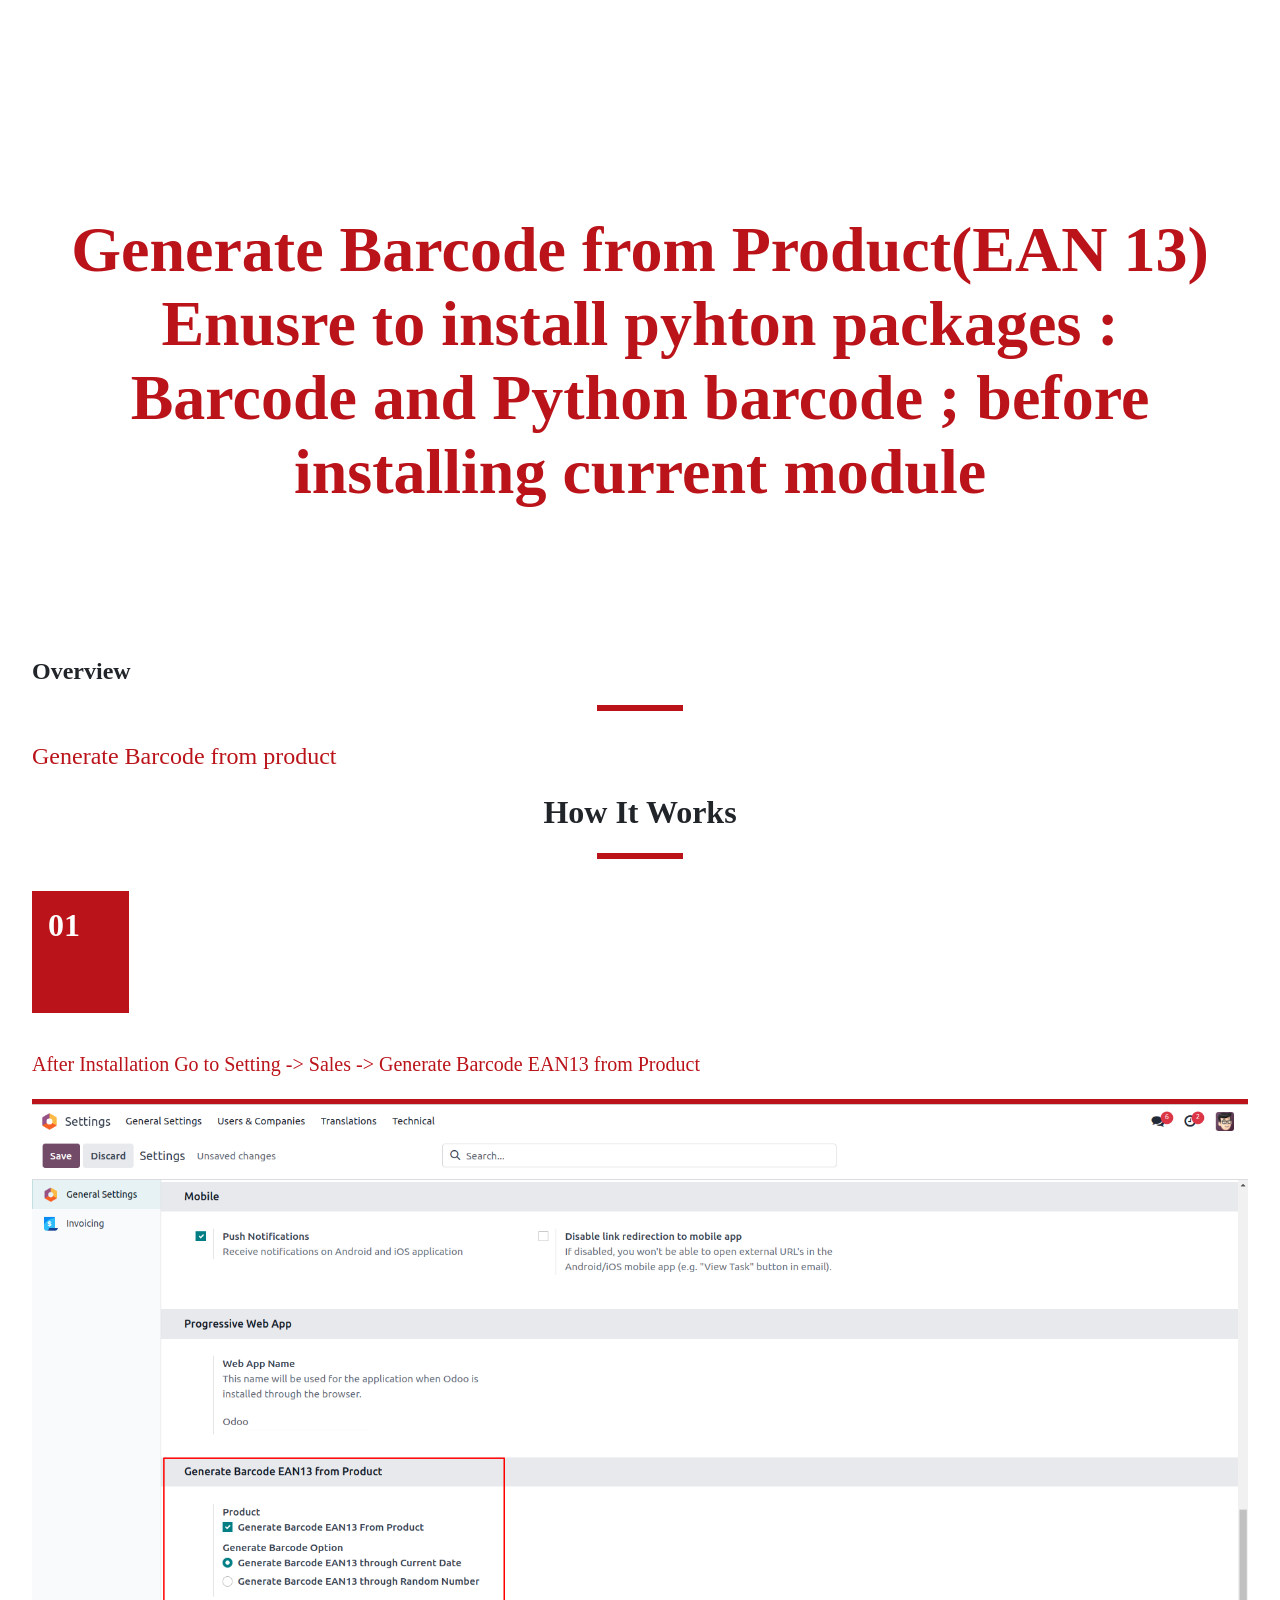
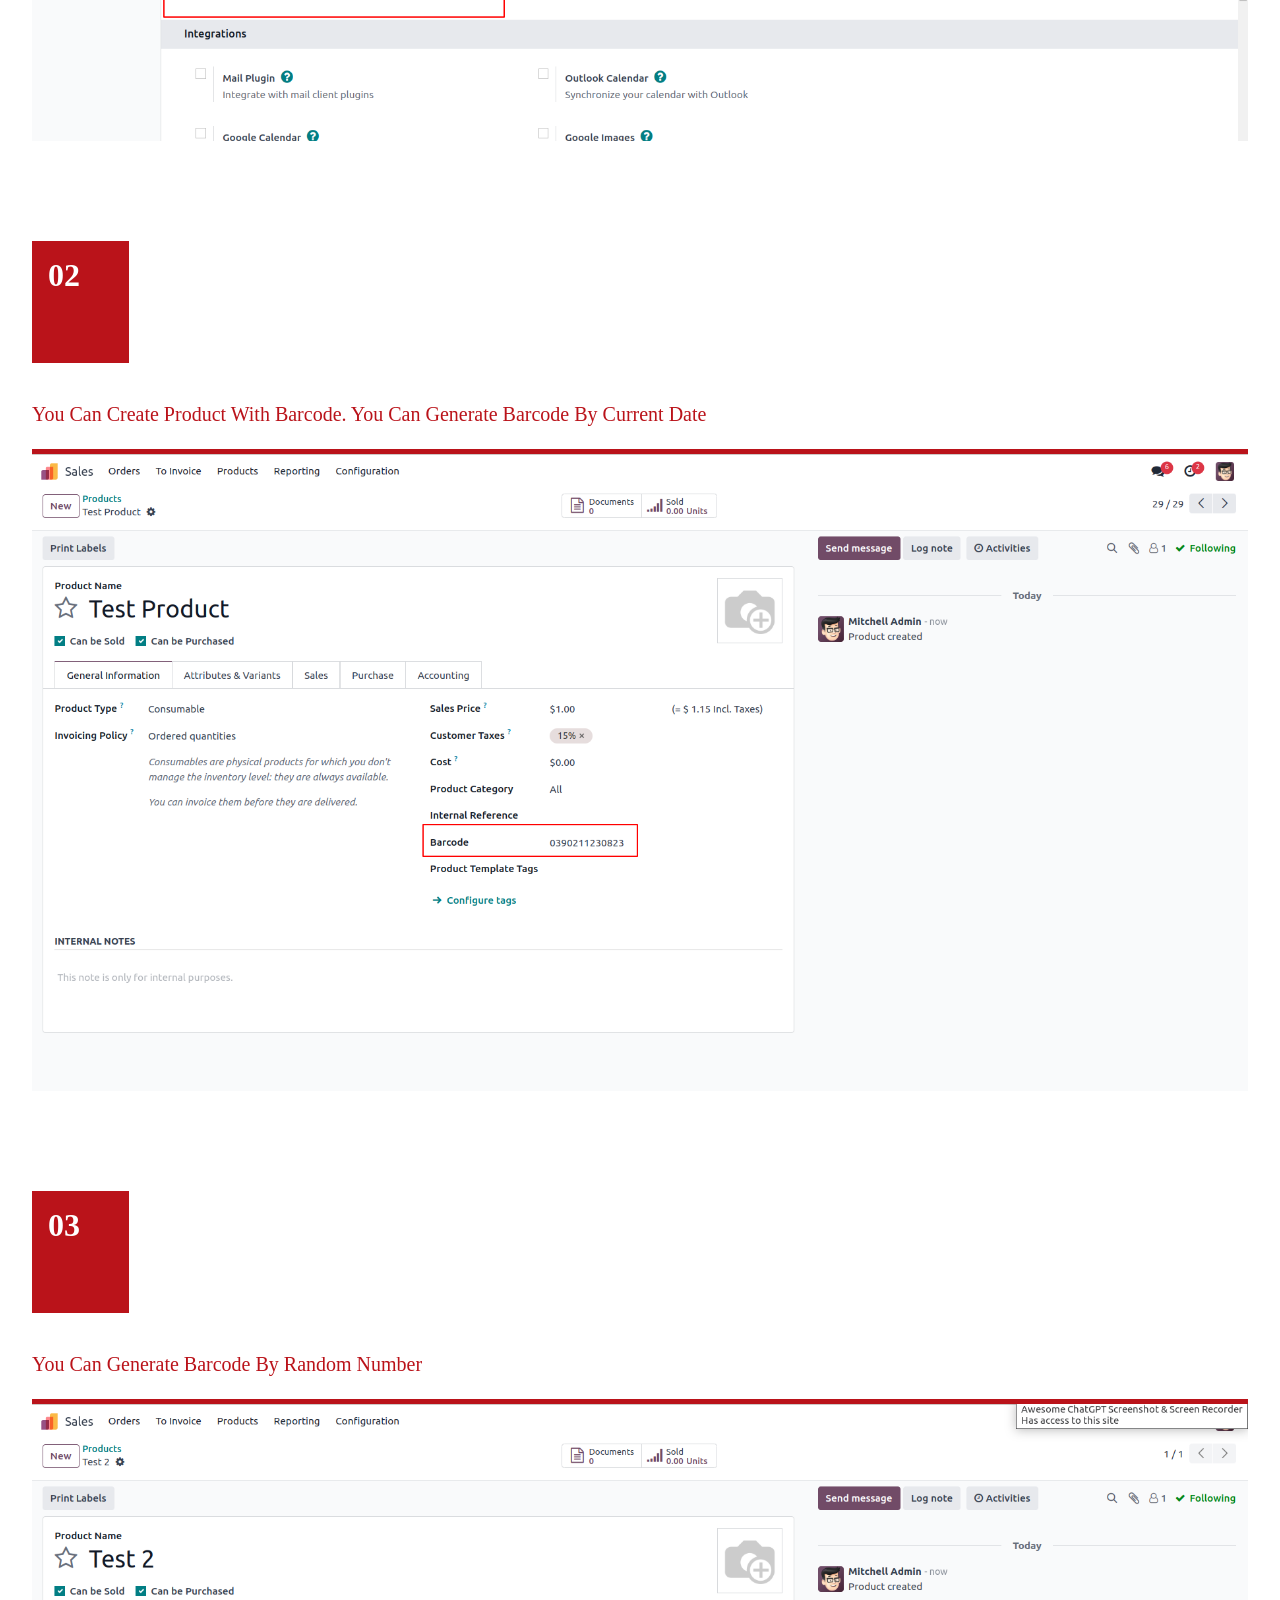
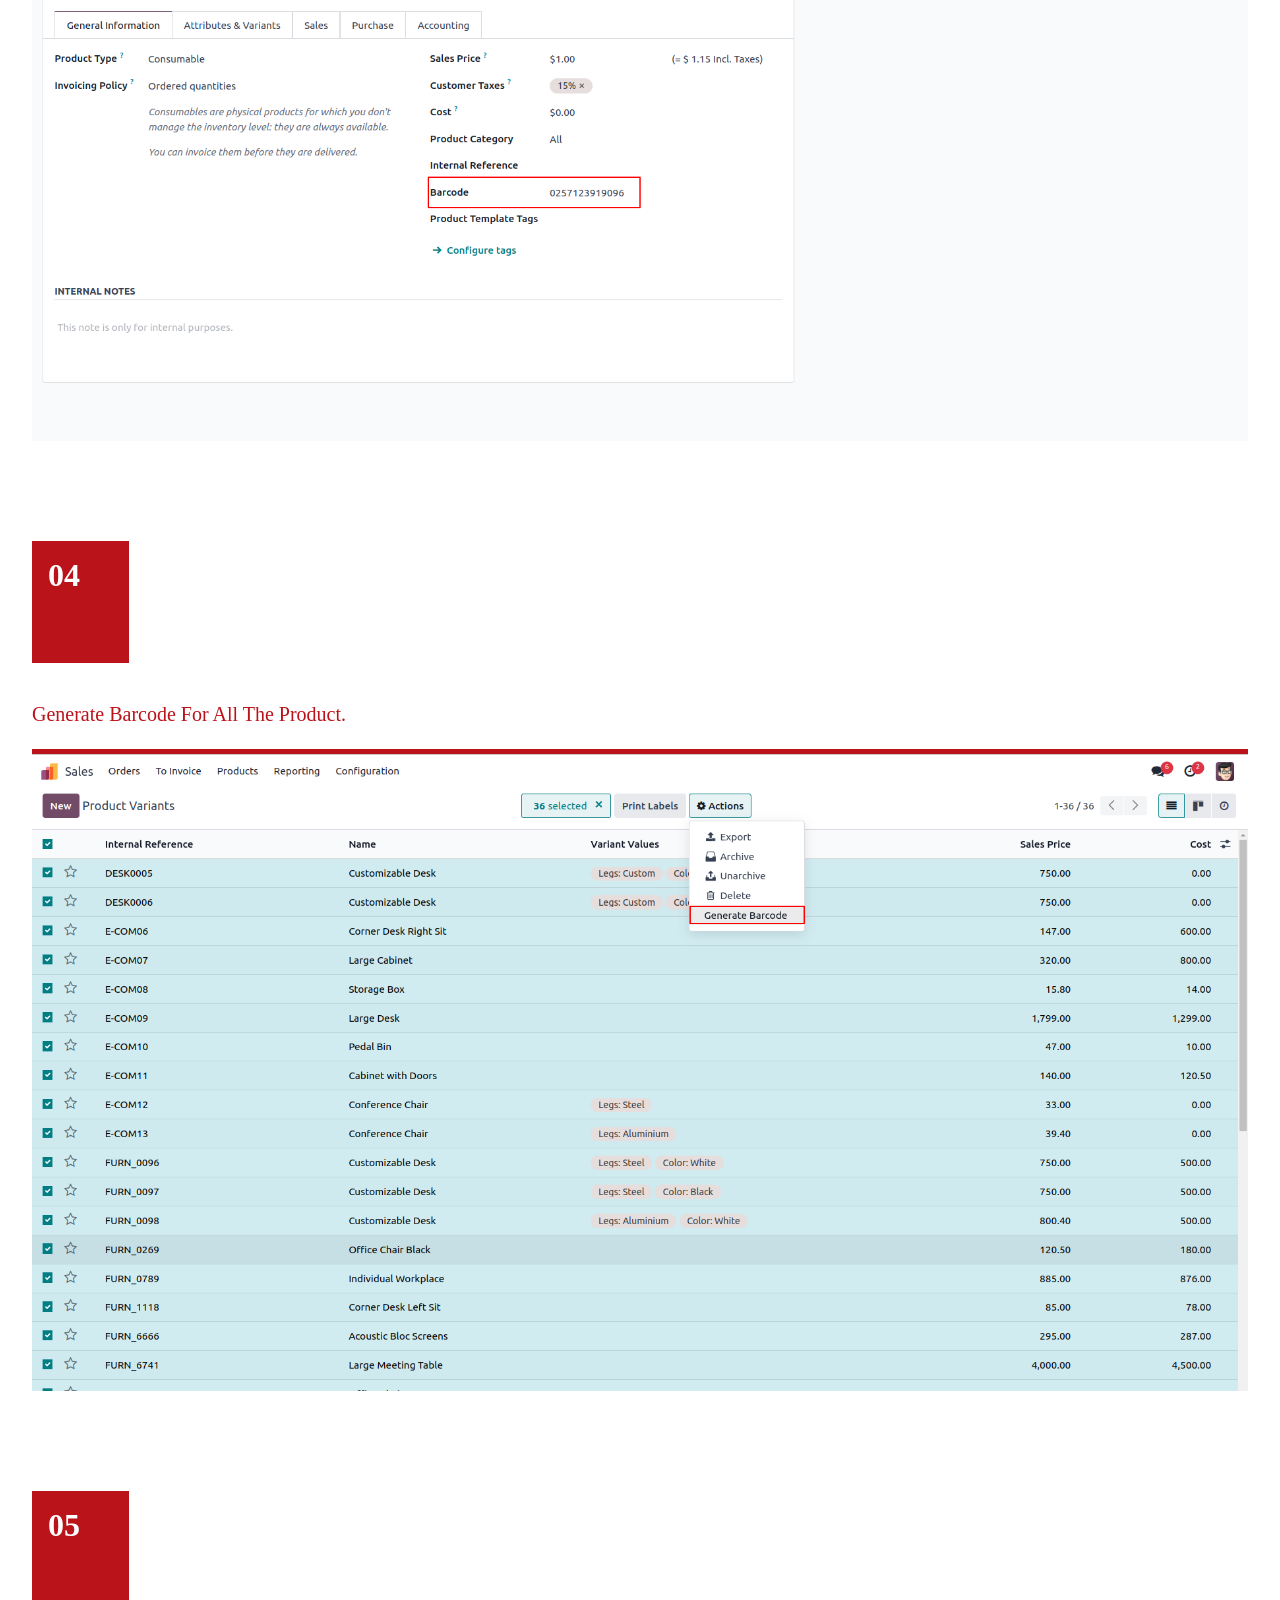
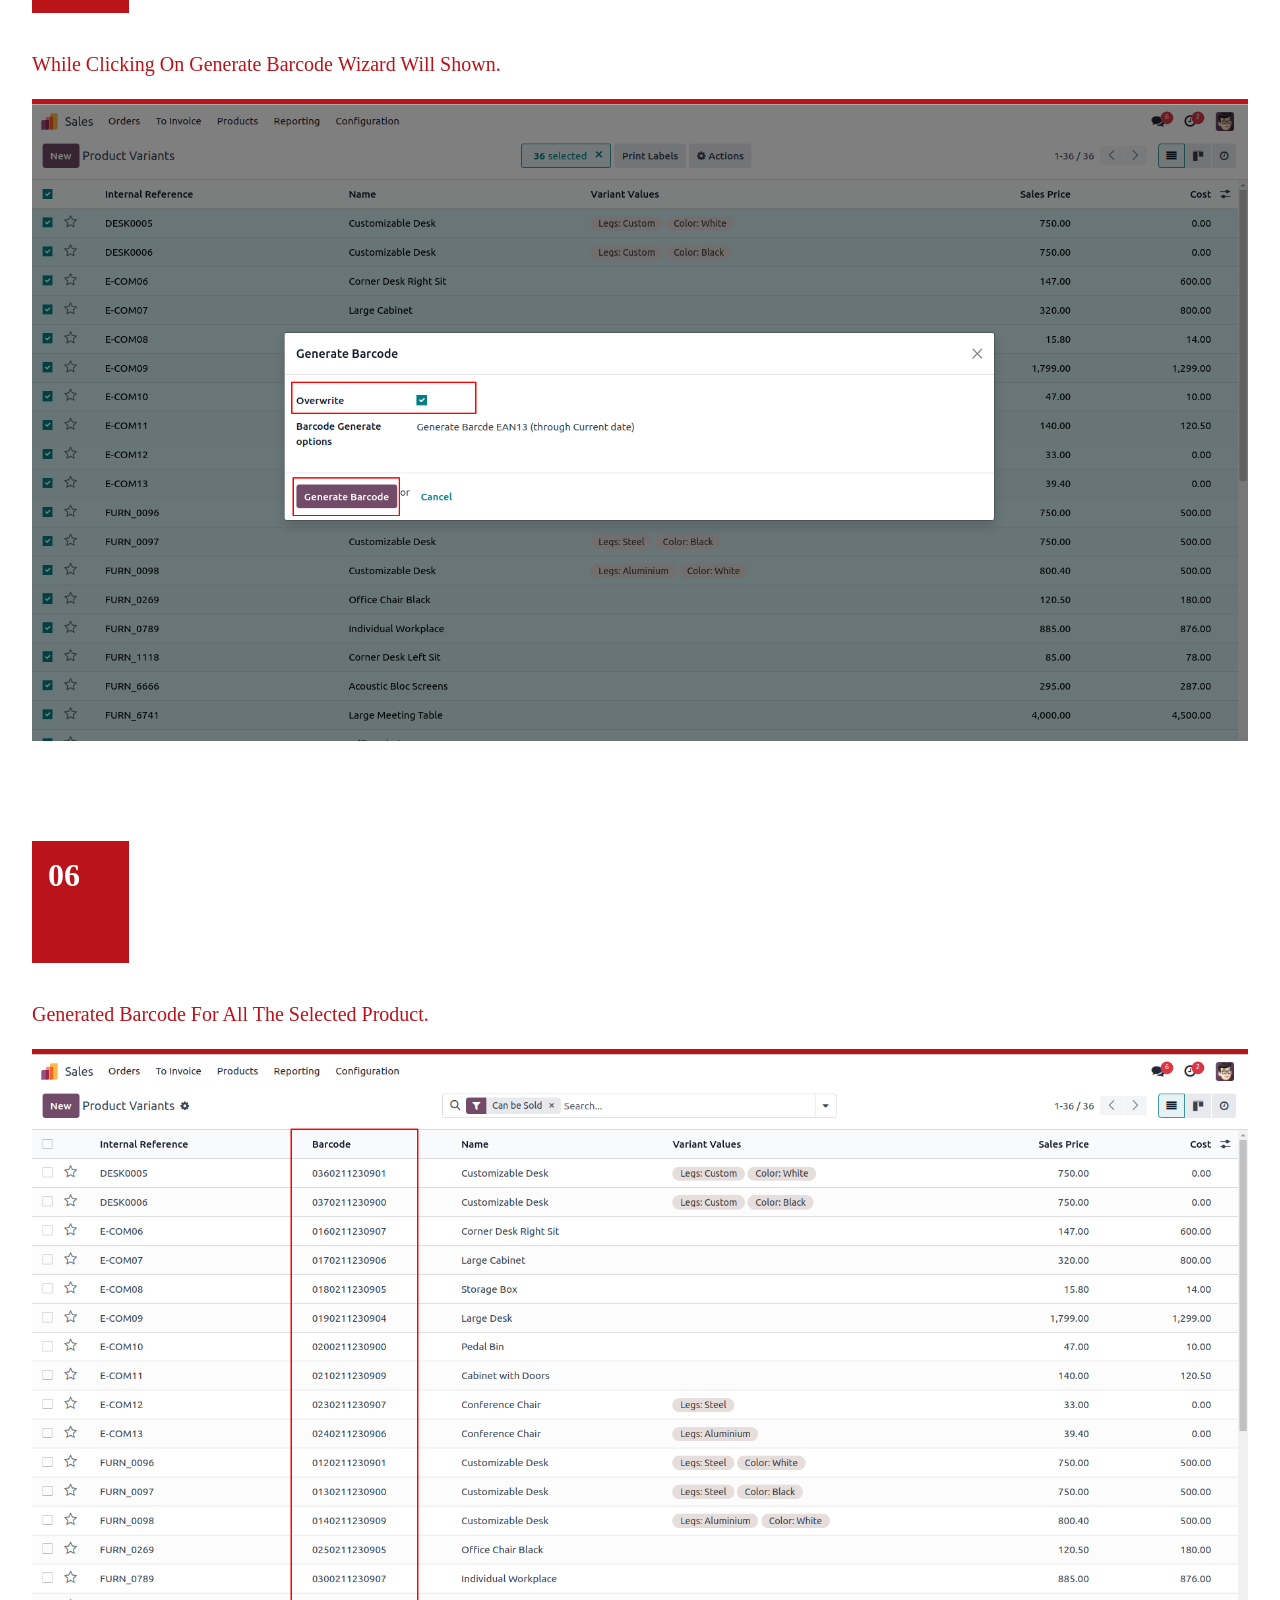
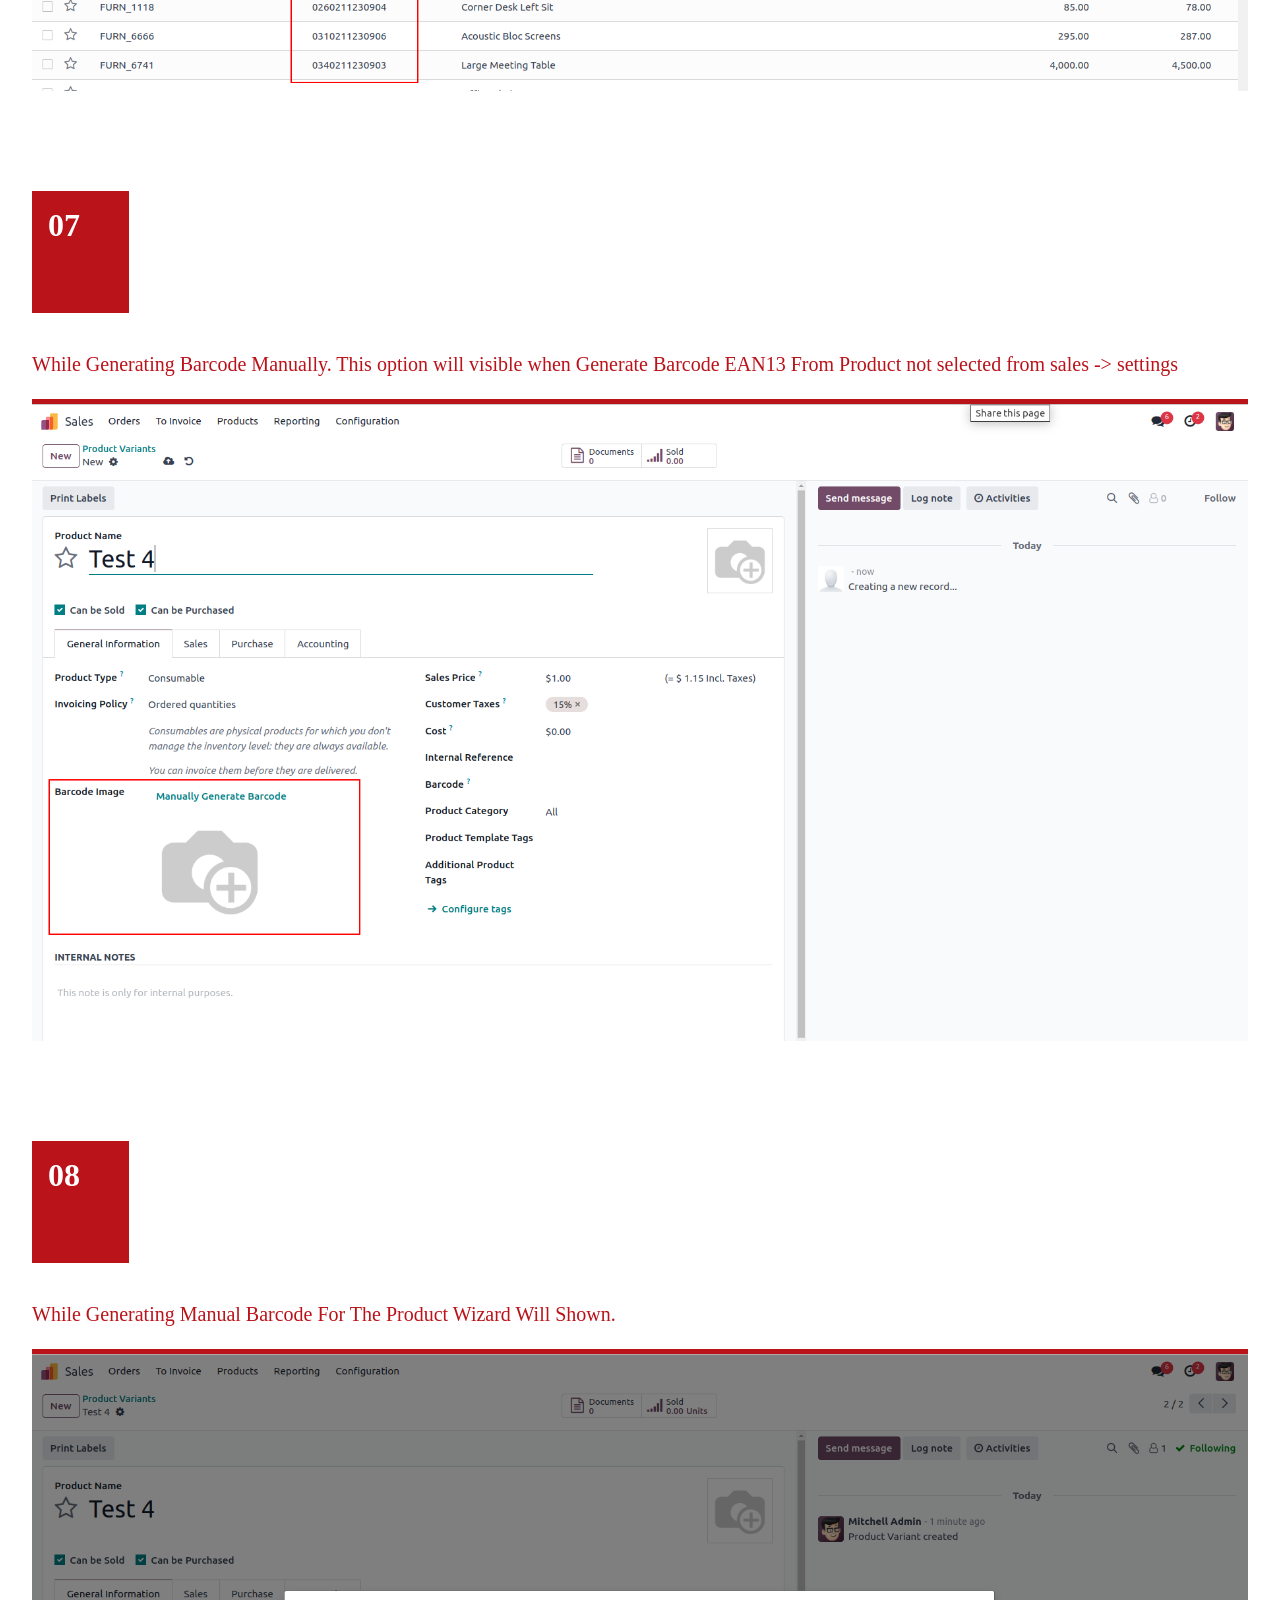
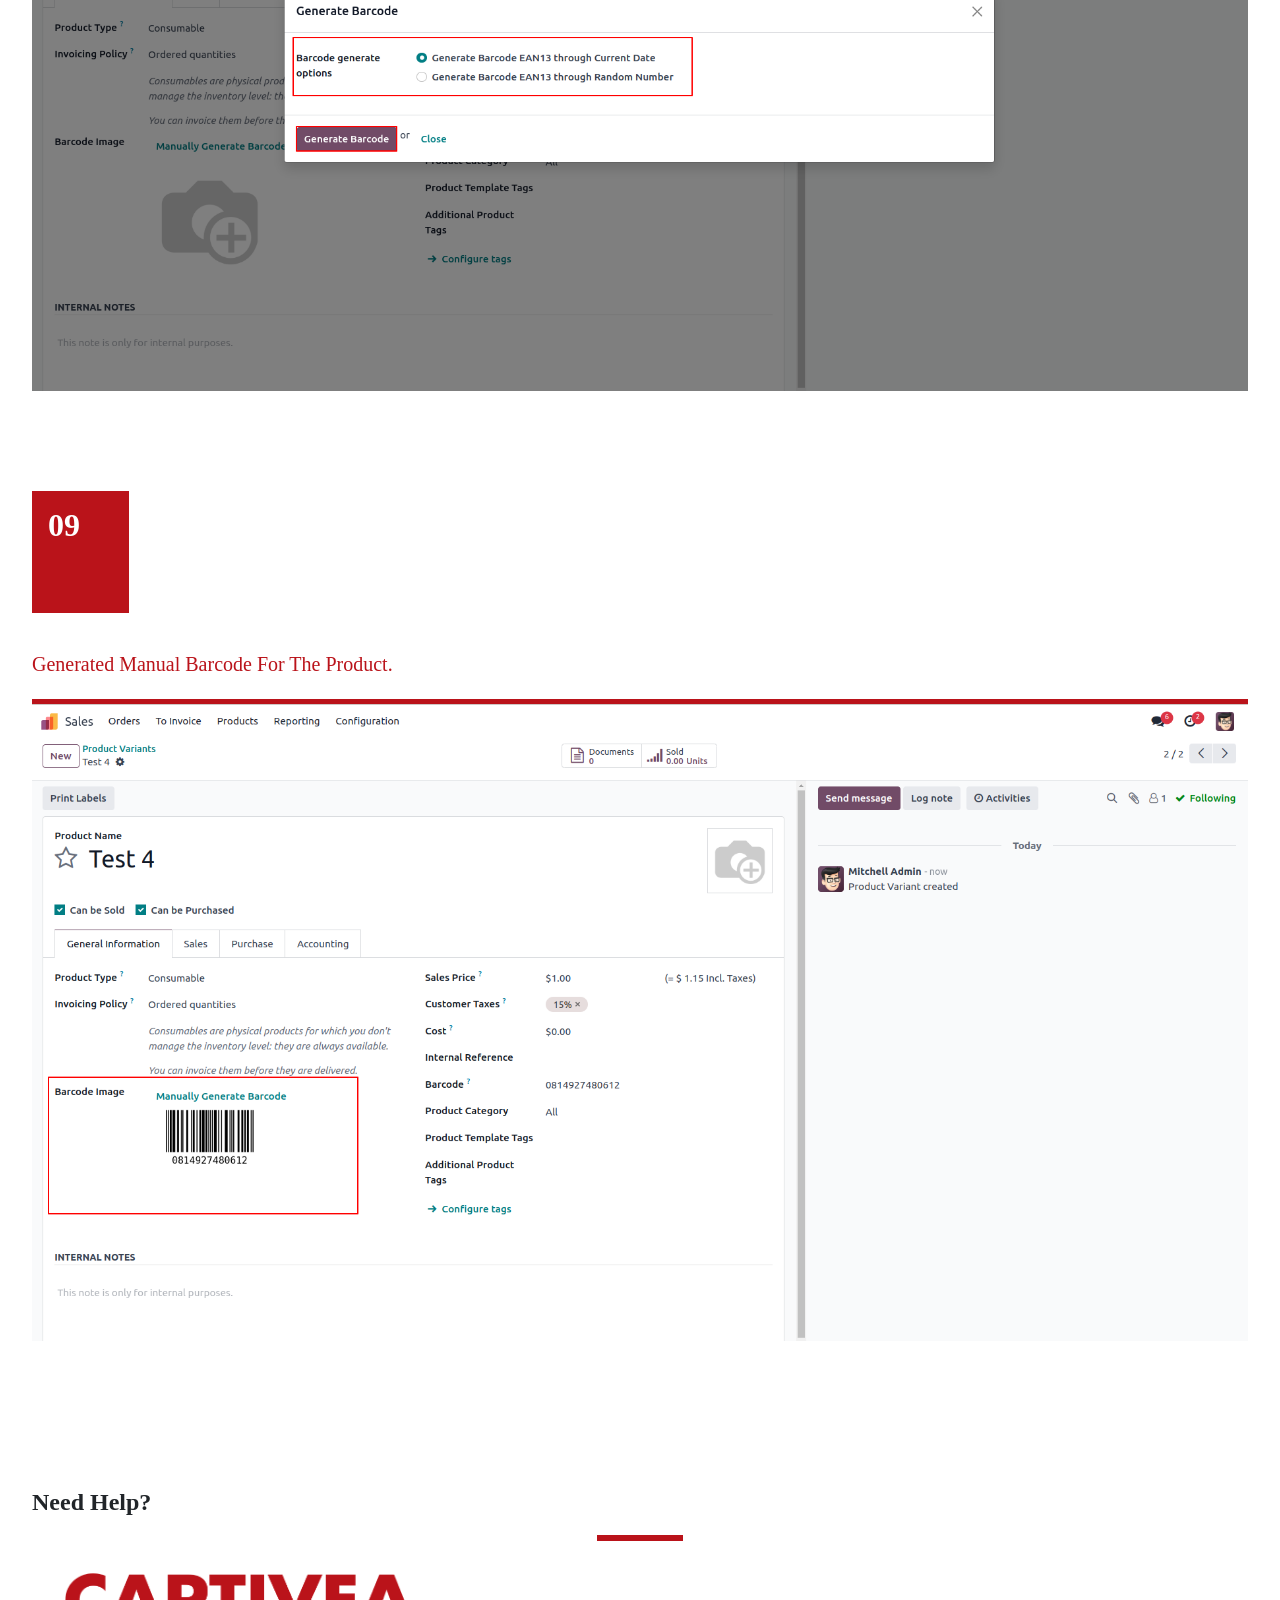
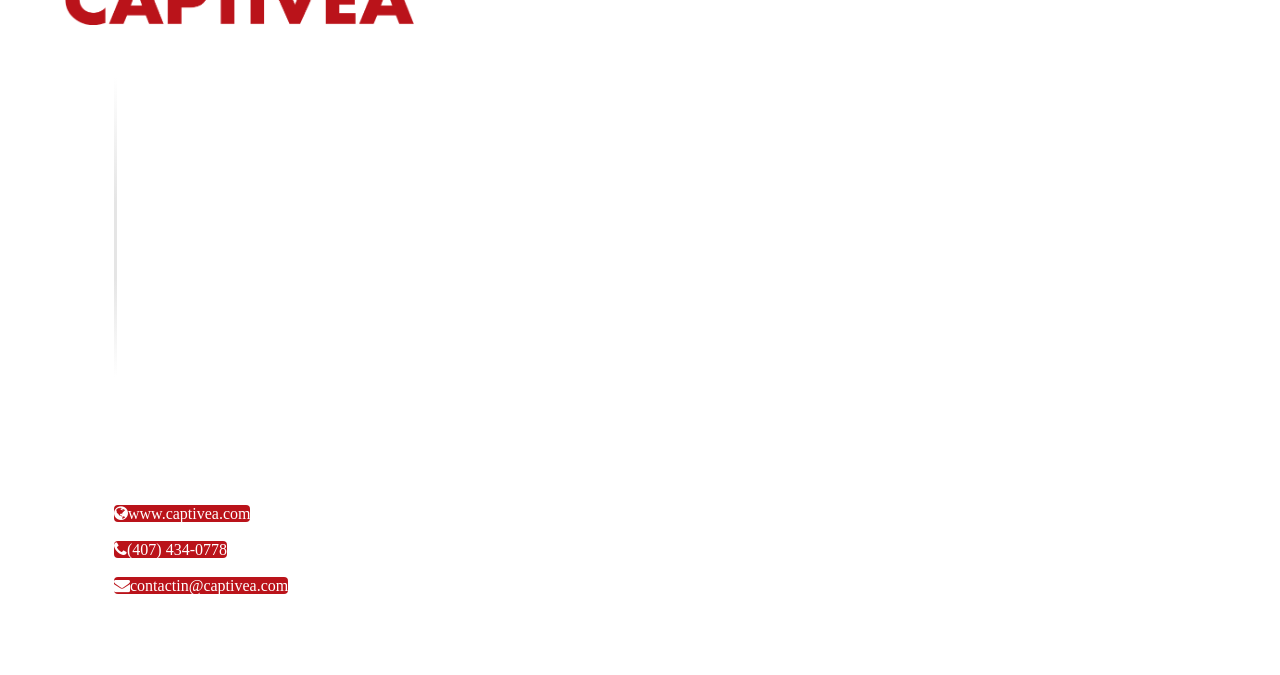
<file: cap_product_ean13_generator/static/description/index.html>
<!DOCTYPE html>
<html lang="en">

<head>
    <meta charset="UTF-8">
    <meta http-equiv="X-UA-Compatible" content="IE=edge">
    <meta name="viewport" content="width=device-width, initial-scale=1.0">
    <link rel="preconnect" href="https://fonts.gstatic.com">
    <link href="https://fonts.googleapis.com/css2?family=Roboto+Mono:ital,wght@1,300&display=swap" rel="stylesheet">
    <link rel="stylesheet" href="https://cdnjs.cloudflare.com/ajax/libs/font-awesome/4.7.0/css/font-awesome.min.css">
    <title>Document</title>
</head>

<div style="padding: 3.5rem 1.5rem !important; background-color: #ffffff !important;">
    <div class="container">
        <!-- HERO -->
        <section class="container" style="margin: 5rem auto 0rem;">
            <div class="row">
                <div class="col-lg-12 d-flex flex-column justify-content-center"
                     style="text-align: center; padding: 1rem !important;">
                    <h1 class="text-center" style="color: #BA131A !important; font-size: 4rem !important;">
                        <span style="font-weight: 700 !important;">Generate Barcode from Product(EAN 13) </span>
                        <span>Enusre to install pyhton packages : Barcode and Python barcode ; before installing current module</span>
                    </h1>
                </div>
            </div>
        </section>

        <!-- END OF HERO -->

        <!-- OVERVIEW -->
        <section class="container" style="margin: 5rem auto 0rem;">
            <div class="row">
                <div class="col-lg-12 d-flex flex-column justify-content-center align-items-center">
                    <h1 style="color: #212529 !important;">Overview</h1>
                    <hr style="border: 3px solid #BA131A !important; background-color: #BA131A !important; width: 80px !important; margin-bottom: 2rem !important;"/>
                    <p class="text-center" style="color: #BA131A !important; font-size: 1.5rem !important;">
                        Generate Barcode from product                    </p>
                </div>
            </div>
        </section>

        <!-- END OF OVERVIEW -->

        <!-- How it Works -->
        <div class="row">
            <div class="col-lg-12 d-flex flex-column justify-content-center align-items-center">
                <h1 style="text-align: center;  color: #212529 !important;">How It Works</h1>
                <hr style="border: 3px solid #BA131A !important; background-color: #BA131A !important;
                    width: 80px !important; margin-bottom: 2rem !important;"/>
            </div>
            <div class="d-flex m-0">
                <div class="mr-3">
                    <h3 style="font-size: 2rem !important; font-weight: 800 !important; color: #ffffff !important;
                            background-color: #BA131A !important; padding: 1rem !important; width: 65px !important; height: 90px !important;">
                        01</h3>
                </div>
                <div>
                    <p style="color: #BA131A !important; font-size: 1.25rem !important; font-weight: 400 !important; padding-top:0.5rem !important;">
                        After Installation Go to Setting  -> Sales -> Generate Barcode EAN13 from Product
                    </p>
                    <br/>
                </div>
            </div>
            <img src="img/1.png" class="img-responsive"
                 style="margin-top: -15px !important; border-top: 5px solid #BA131A !important; margin-bottom: 4rem !important; width: 100% !important">

            <div class="d-flex m-0">
                <div class="mr-3">
                    <h3 style="font-size: 2rem !important; font-weight: 800 !important; color: #ffffff !important;
                            background-color: #BA131A !important; padding: 1rem !important; width: 65px !important; height: 90px !important;">
                        02</h3>
                </div>
                <div>
                    <p style="color: #BA131A !important; font-size: 1.25rem !important; font-weight: 400 !important; padding-top:0.5rem !important;">
                        You Can Create Product With Barcode.
                        You Can Generate Barcode By Current Date                   </p>
                    <br/>
                </div>
            </div>
            <img src="img/2.png" class="img-responsive"
                 style="margin-top: -15px !important; border-top: 5px solid #BA131A !important; margin-bottom: 4rem !important; width: 100% !important">

            <div class="d-flex m-0">
                <div class="mr-3">
                    <h3 style="font-size: 2rem !important; font-weight: 800 !important; color: #ffffff !important;
                            background-color: #BA131A !important; padding: 1rem !important; width: 65px !important; height: 90px !important;">
                        03</h3>
                </div>
                <div>
                    <p style="color: #BA131A !important; font-size: 1.25rem !important; font-weight: 400 !important; padding-top:0.5rem !important;">
                        You Can Generate Barcode By Random Number                 </p>
                    <br/>
                </div>
            </div>
            <img src="img/3.png" class="img-responsive"
                 style="margin-top: -15px !important; border-top: 5px solid #BA131A !important; margin-bottom: 4rem !important; width: 100% !important">


            <div class="d-flex m-0">
                <div class="mr-3">
                    <h3 style="font-size: 2rem !important; font-weight: 800 !important; color: #ffffff !important;
                            background-color: #BA131A !important; padding: 1rem !important; width: 65px !important; height: 90px !important;">
                        04</h3>
                </div>
                <div>
                    <p style="color: #BA131A !important; font-size: 1.25rem !important; font-weight: 400 !important; padding-top:0.5rem !important;">
                        Generate Barcode For All The Product.
                    </p>
                    <br/>
                </div>
            </div>
            <img src="img/4.png" class="img-responsive"
                 style="margin-top: -15px !important; border-top: 5px solid #BA131A !important; margin-bottom: 4rem !important; width: 100% !important">


            <div class="d-flex m-0">
                <div class="mr-3">
                    <h3 style="font-size: 2rem !important; font-weight: 800 !important; color: #ffffff !important;
                            background-color: #BA131A !important; padding: 1rem !important; width: 65px !important; height: 90px !important;">
                        05</h3>
                </div>
                <div>
                    <p style="color: #BA131A !important; font-size: 1.25rem !important; font-weight: 400 !important; padding-top:0.5rem !important;">
                        While Clicking On Generate Barcode Wizard Will Shown.
                    </p>
                    <br/>
                </div>
            </div>
            <img src="img/5.png" class="img-responsive"
                 style="margin-top: -15px !important; border-top: 5px solid #BA131A !important; margin-bottom: 4rem !important; width: 100% !important">


            <div class="d-flex m-0">
                <div class="mr-3">
                    <h3 style="font-size: 2rem !important; font-weight: 800 !important; color: #ffffff !important;
                            background-color: #BA131A !important; padding: 1rem !important; width: 65px !important; height: 90px !important;">
                        06</h3>
                </div>
                <div>
                    <p style="color: #BA131A !important; font-size: 1.25rem !important; font-weight: 400 !important; padding-top:0.5rem !important;">
                        Generated Barcode For All The Selected Product.
                    </p>
                    <br/>
                </div>
            </div>
            <img src="img/6.png" class="img-responsive"
                 style="margin-top: -15px !important; border-top: 5px solid #BA131A !important; margin-bottom: 4rem !important; width: 100% !important">


            <div class="d-flex m-0">
                <div class="mr-3">
                    <h3 style="font-size: 2rem !important; font-weight: 800 !important; color: #ffffff !important;
                            background-color: #BA131A !important; padding: 1rem !important; width: 65px !important; height: 90px !important;">
                        07</h3>
                </div>
                <div>
                    <p style="color: #BA131A !important; font-size: 1.25rem !important; font-weight: 400 !important; padding-top:0.5rem !important;">
                        While Generating Barcode Manually.
                        This option will visible when Generate Barcode EAN13 From Product not selected from sales -> settings

                    </p>
                    <br/>
                </div>
            </div>
            <img src="img/7.png" class="img-responsive"
                 style="margin-top: -15px !important; border-top: 5px solid #BA131A !important; margin-bottom: 4rem !important; width: 100% !important">



            <div class="d-flex m-0">
                <div class="mr-3">
                    <h3 style="font-size: 2rem !important; font-weight: 800 !important; color: #ffffff !important;
                            background-color: #BA131A !important; padding: 1rem !important; width: 65px !important; height: 90px !important;">
                        08</h3>
                </div>
                <div>
                    <p style="color: #BA131A !important; font-size: 1.25rem !important; font-weight: 400 !important; padding-top:0.5rem !important;">
                        While Generating Manual Barcode For The Product Wizard Will Shown.
                    </p>
                    <br/>
                </div>
            </div>
            <img src="img/8.png" class="img-responsive"
                 style="margin-top: -15px !important; border-top: 5px solid #BA131A !important; margin-bottom: 4rem !important; width: 100% !important">


            <div class="d-flex m-0">
                <div class="mr-3">
                    <h3 style="font-size: 2rem !important; font-weight: 800 !important; color: #ffffff !important;
                            background-color: #BA131A !important; padding: 1rem !important; width: 65px !important; height: 90px !important;">
                        09</h3>
                </div>
                <div>
                    <p style="color: #BA131A !important; font-size: 1.25rem !important; font-weight: 400 !important; padding-top:0.5rem !important;">
                        Generated Manual Barcode For The Product.
                    </p>
                    <br/>
                </div>
            </div>
            <img src="img/9.png" class="img-responsive"
                 style="margin-top: -15px !important; border-top: 5px solid #BA131A !important; margin-bottom: 4rem !important; width: 100% !important">

        </div>

        <!-- FOOTER -->
        <section class="container" style="margin: 5rem auto 0rem;">
            <div class="row" style="max-width:1540px;">
                <div class="col-lg-12 d-flex flex-column justify-content-center align-items-center">
                    <h1 style="color: #212529 !important;">Need Help?</h1>
                    <hr style="border: 3px solid #BA131A !important; background-color: #BA131A !important; width: 80px !important; margin-bottom: 2rem !important;"/>
                </div>
            </div>
        </section>

        <!-- Footer -->
        <section class="oe_container" style="padding: 0rem 2rem 1rem;">
            <div class="row" style="max-width:1540px; margin: 0 auto; margin-right: 2rem; ">
                <!-- Logo -->
                <div class="col-lg-5 d-flex justify-content-center align-items-center" style="margin-top: 2rem;">
                    <img src="img/captivea_logo.png" width="350px" height="auto"/>
                </div>
                <!-- End of Logo -->
                <div class="col-lg-1">
                    <hr  style="margin-top: 3rem;
                        background: linear-gradient(0deg, rgba(2,0,36,0) 0%, rgba(229,229,229,1) 33%, rgba(229,229,229,1) 58%, rgba(0,212,255,0) 100%);
                        height: 300px;
                        width:3px; border-style: none; margin-left: 50px !important;">
                    <!-- End of Footer Section -->
                </div>
                <div class="col-lg-5 justify-content-center align-items-center" style="margin-top: 8rem;">
                    <div class="row col-lg-8" style="margin-left: 50px !important;">
                        <a href="http://www.captivea.com/" target="_blank" class="btn btn-block mb-2 deep_hover"
                           style="text-decoration: none;  background-color: #BA131A; color: #FFF;  border-radius: 4px;"><i
                                class="fa fa-globe mr-2"></i>www.captivea.com</a>
                    </div>
                    <br/>
                    <div class="row col-lg-8" style="margin-left: 50px !important;">
                        <a href="tel:4074340778" target="_blank"
                           class="btn btn-block mb-2 deep_hover"
                           style="text-decoration: none;  background-color: #BA131A; color: #FFF;  border-radius: 4px;"><i
                                class="fa fa-phone mr-2"></i>(407) 434-0778</a>
                    </div>
                    <br/>
                    <div class="row col-lg-8" style="margin-left: 50px !important;">
                        <a href="https://www.captivea.com/en_CA/contactus" target="_blank" class="btn btn-block deep_hover"
                           style="text-decoration: none; background-color: #BA131A; color: #FFF;  border-radius: 4px;"><i
                                class="fa fa-envelope mr-2"></i>contactin@captivea.com</a>
                    </div>
                </div>
            </div>
        </section>
        <!-- END OF FOOTER -->
    </div>
</div>

</html>
</file>
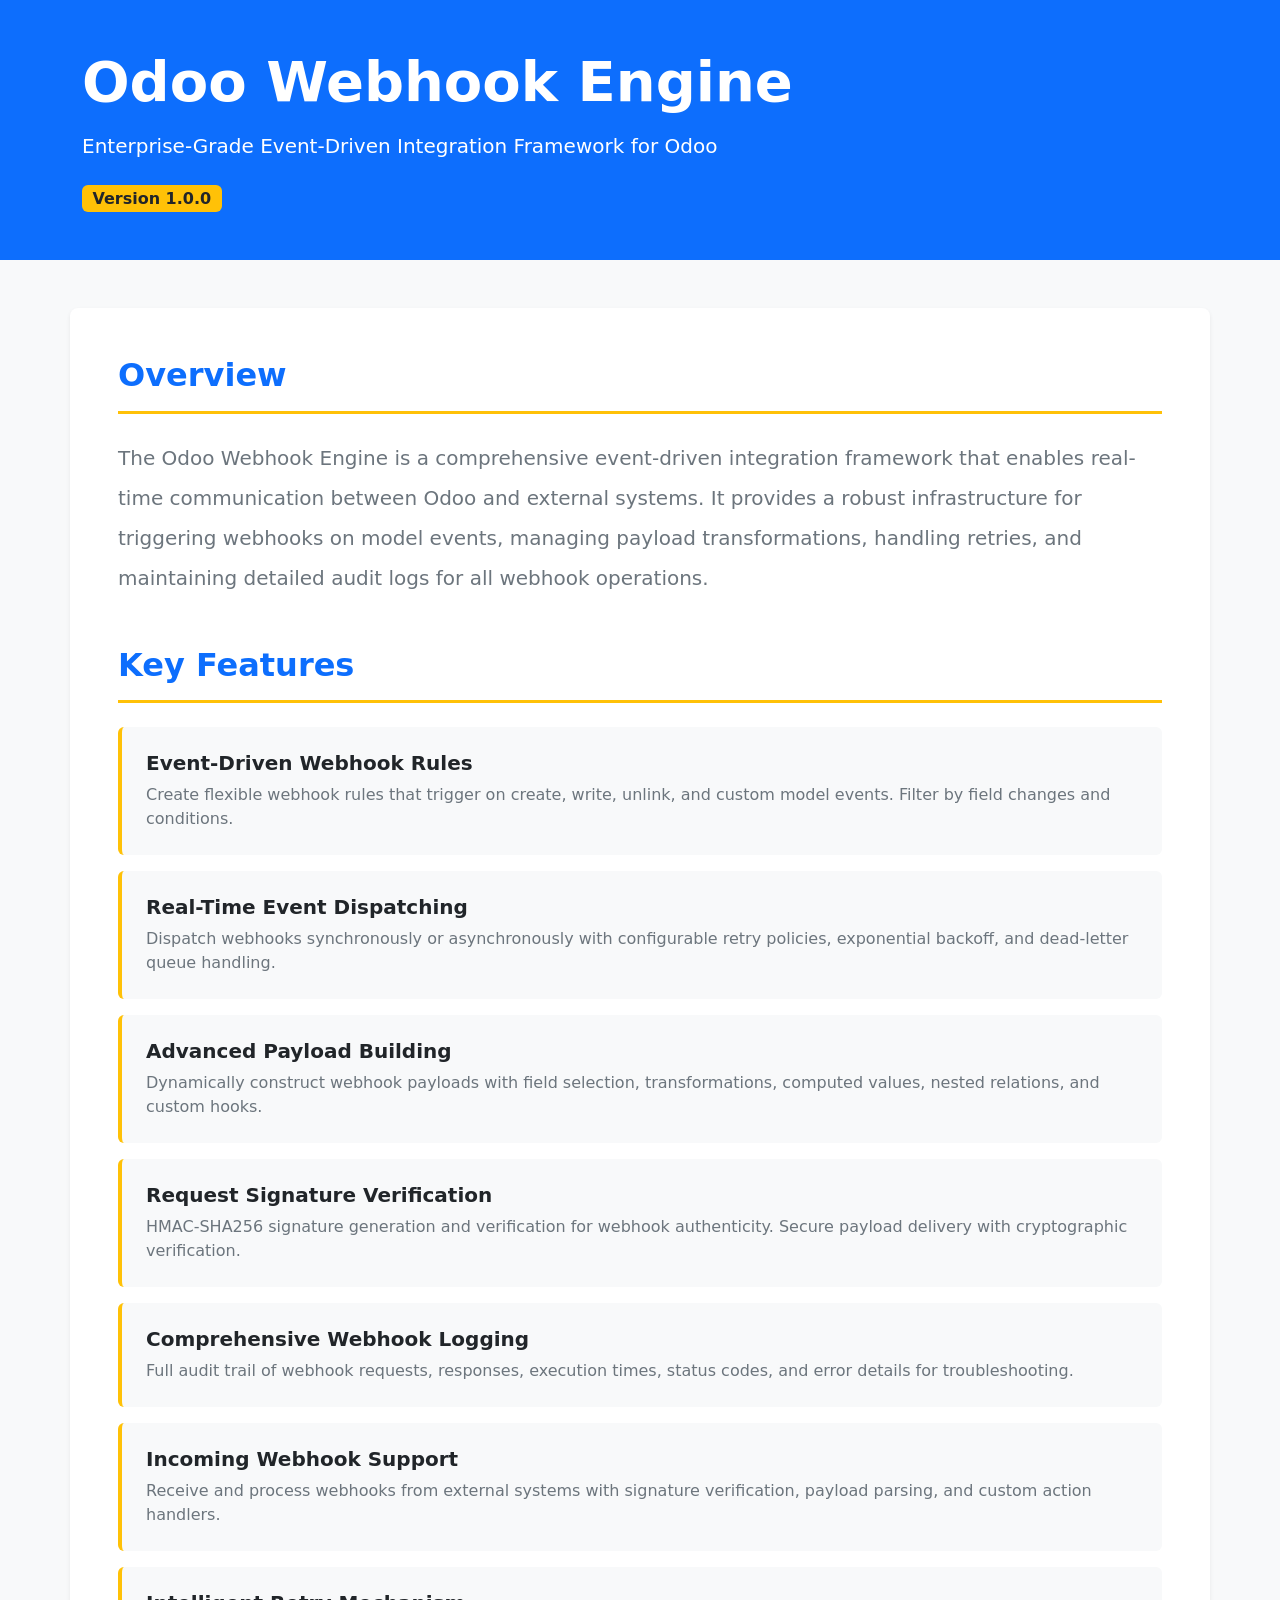
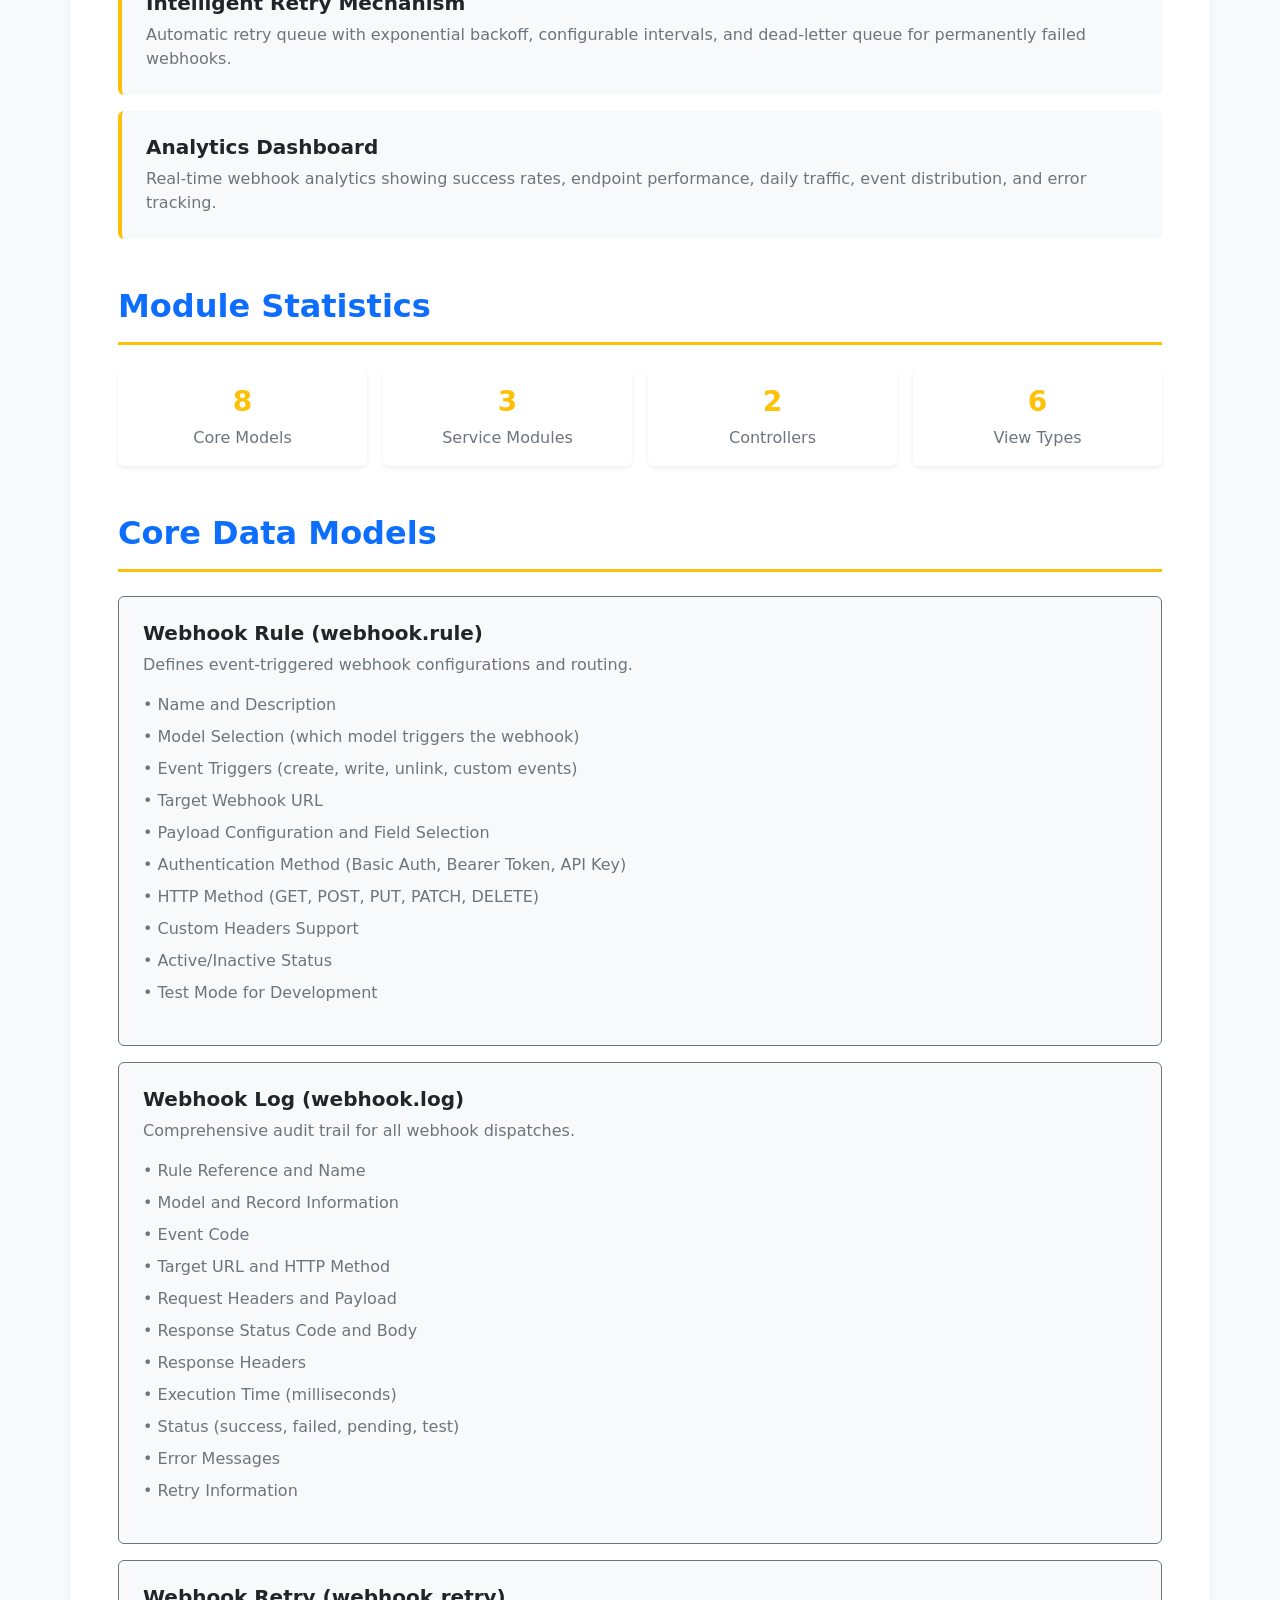
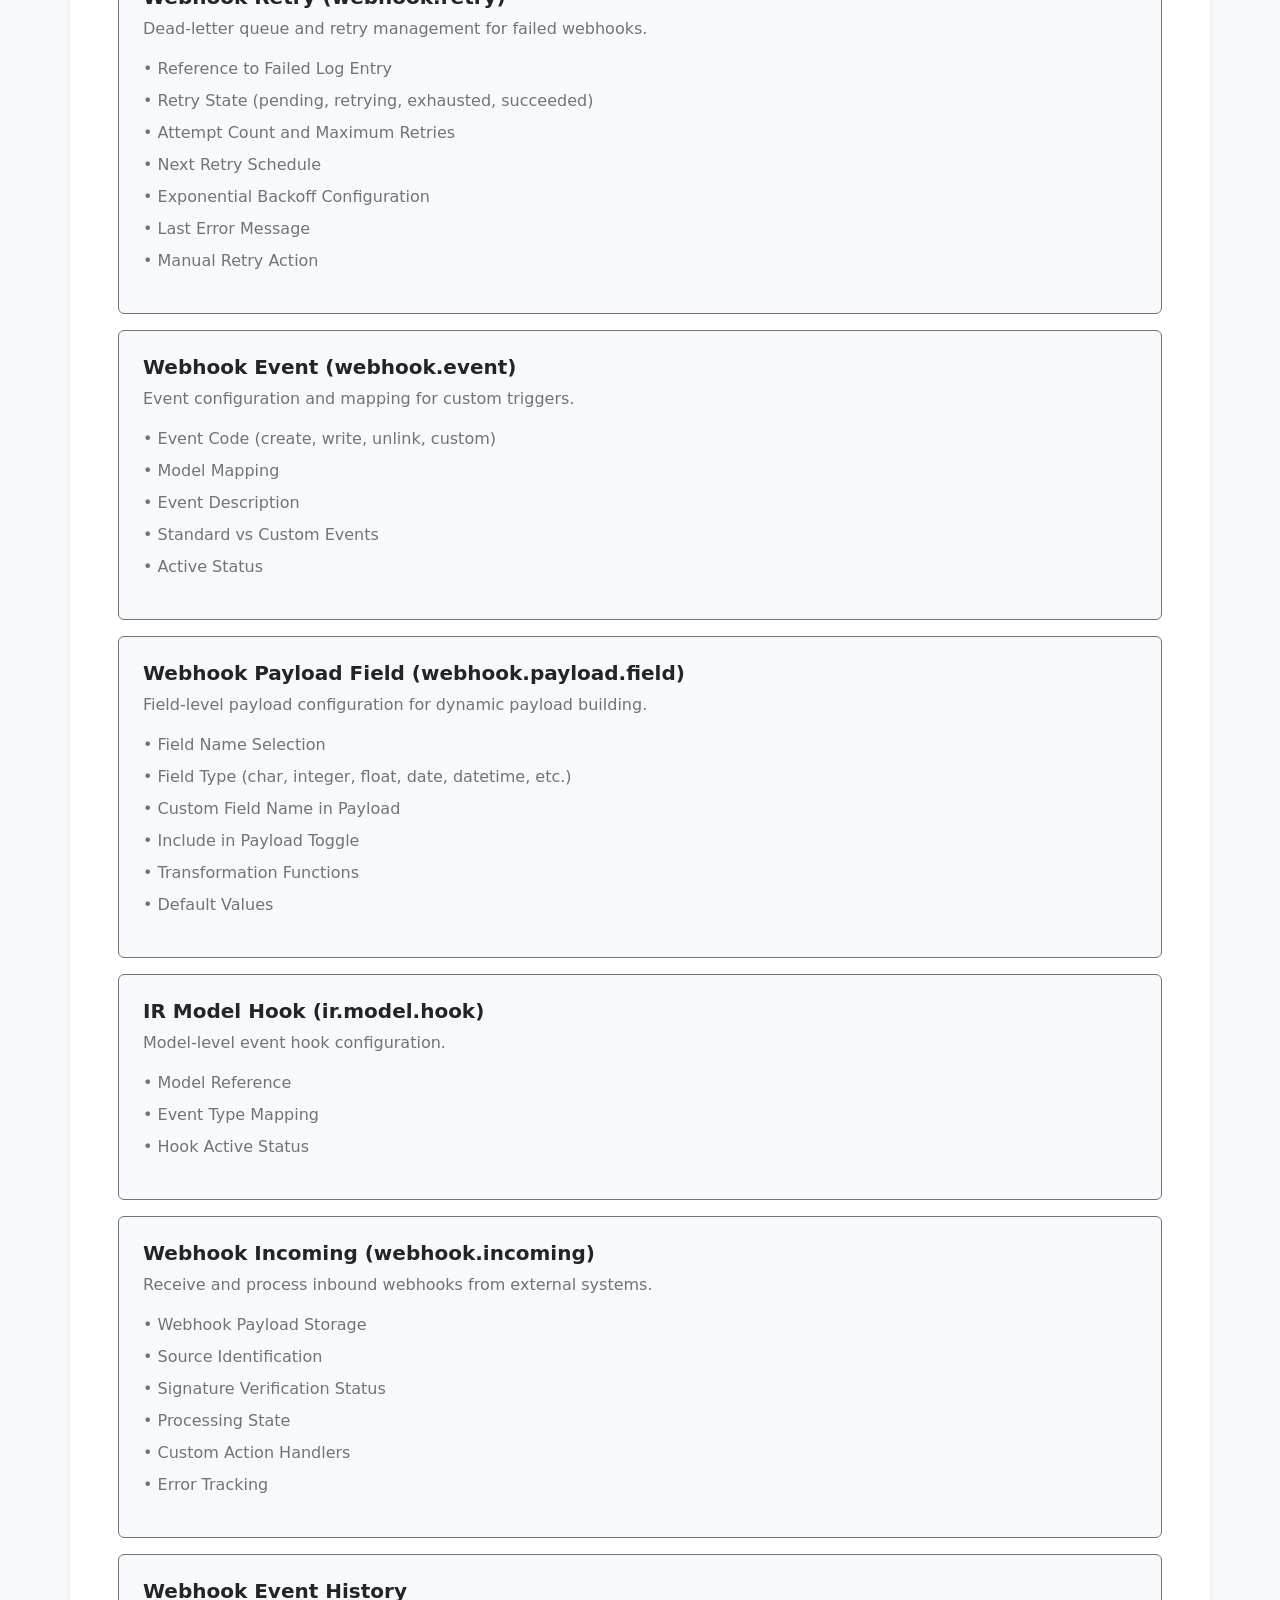
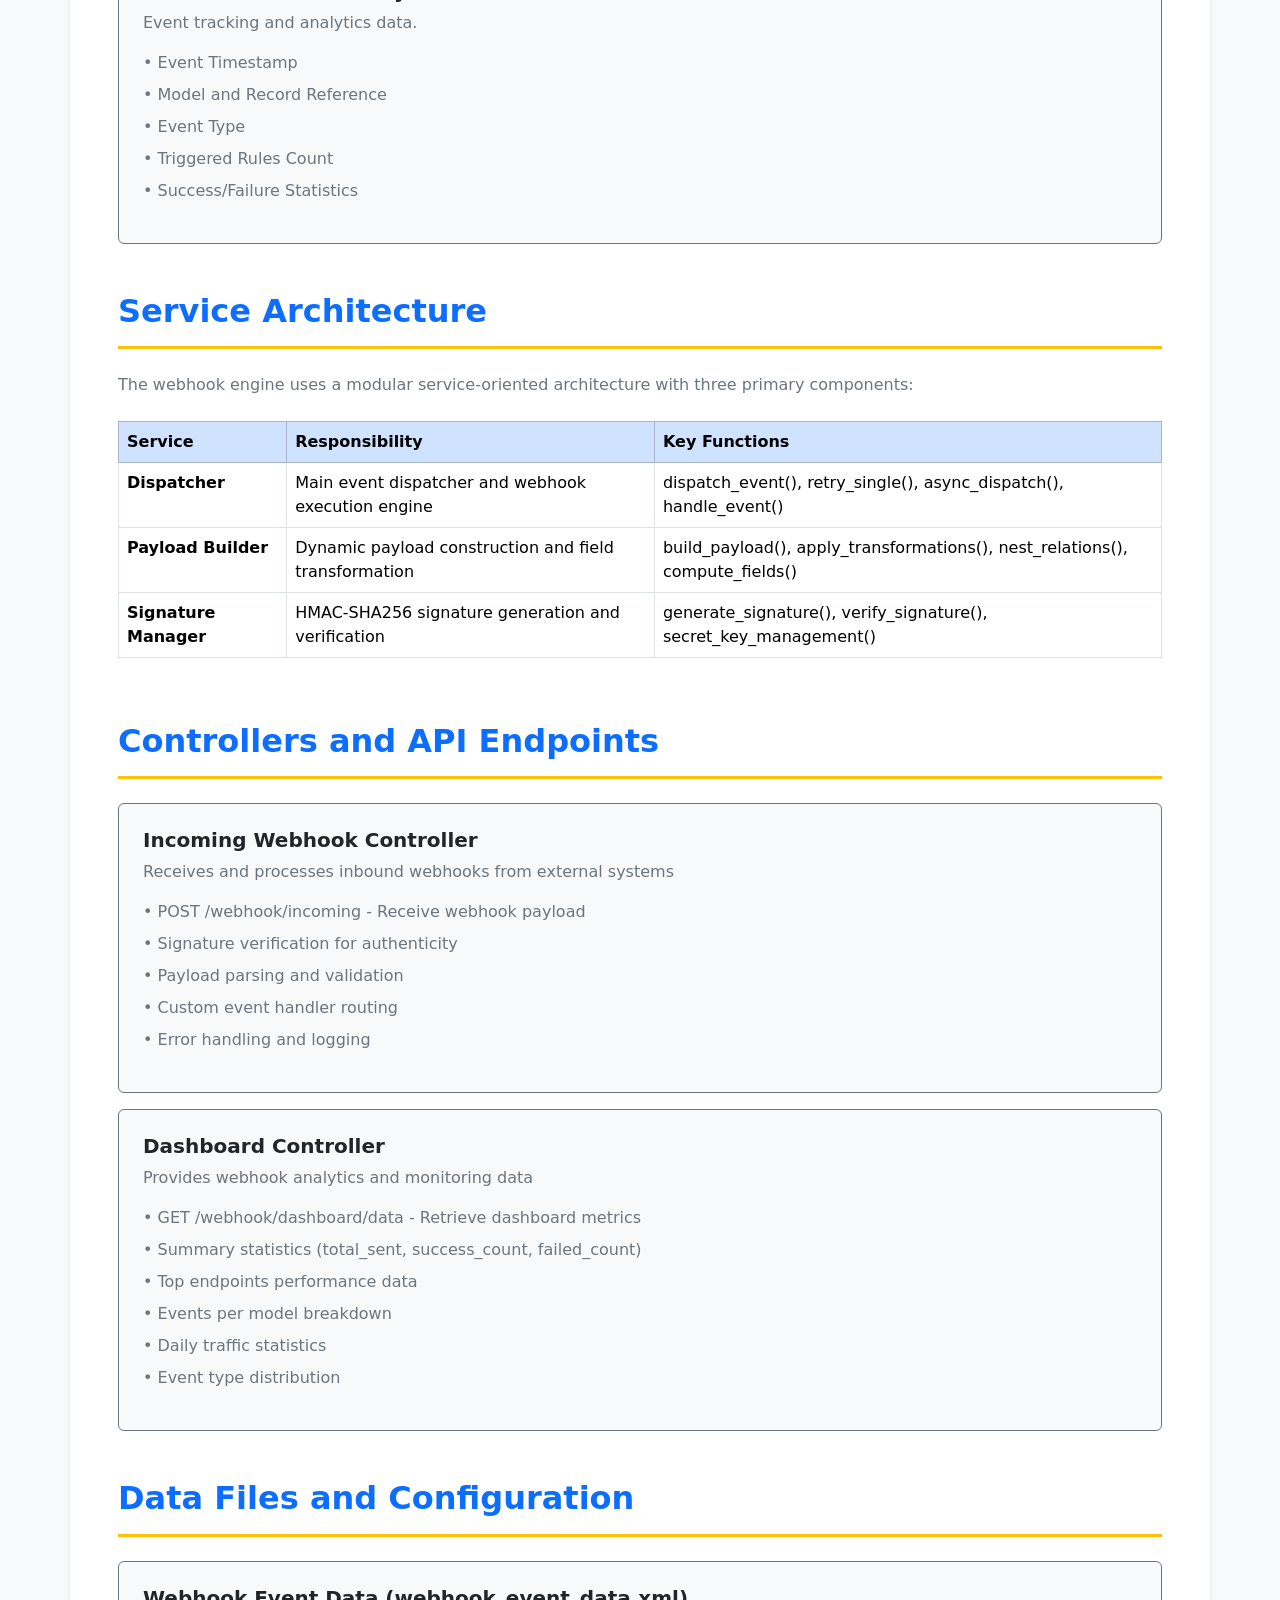
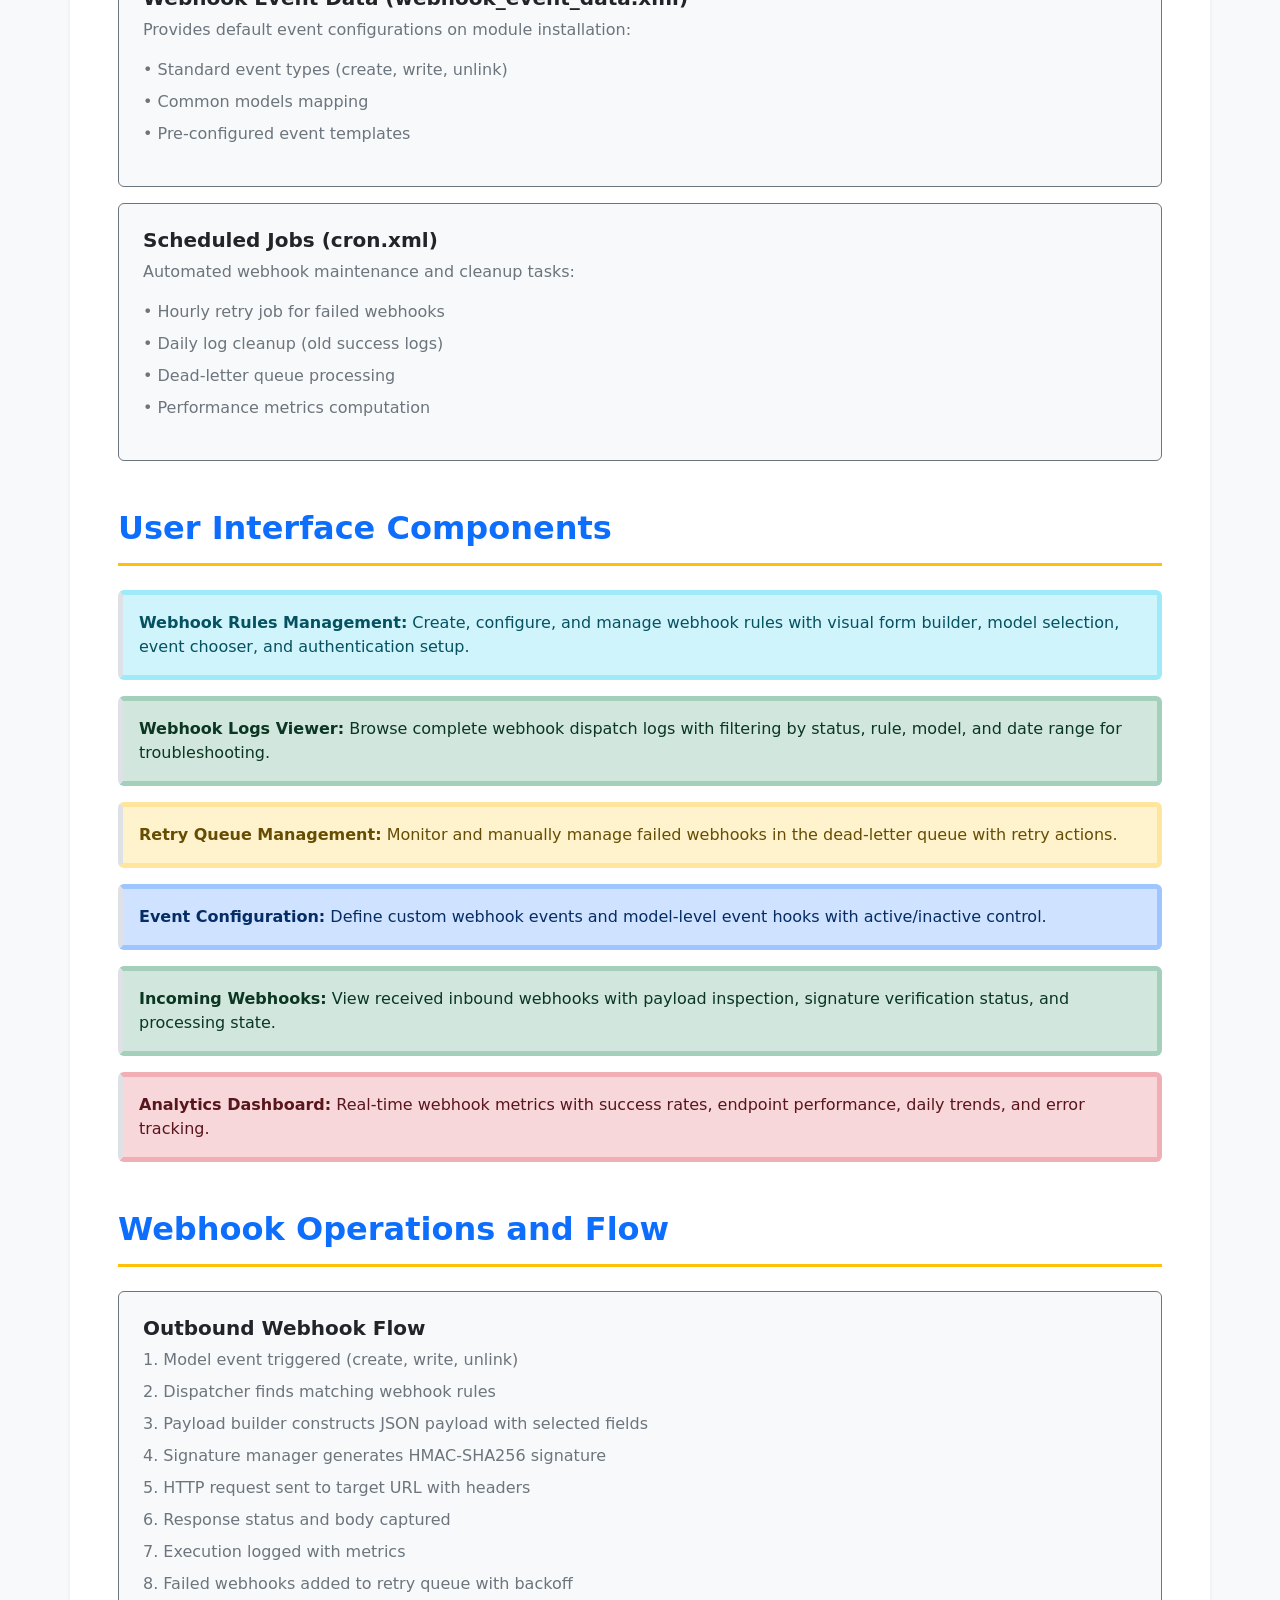
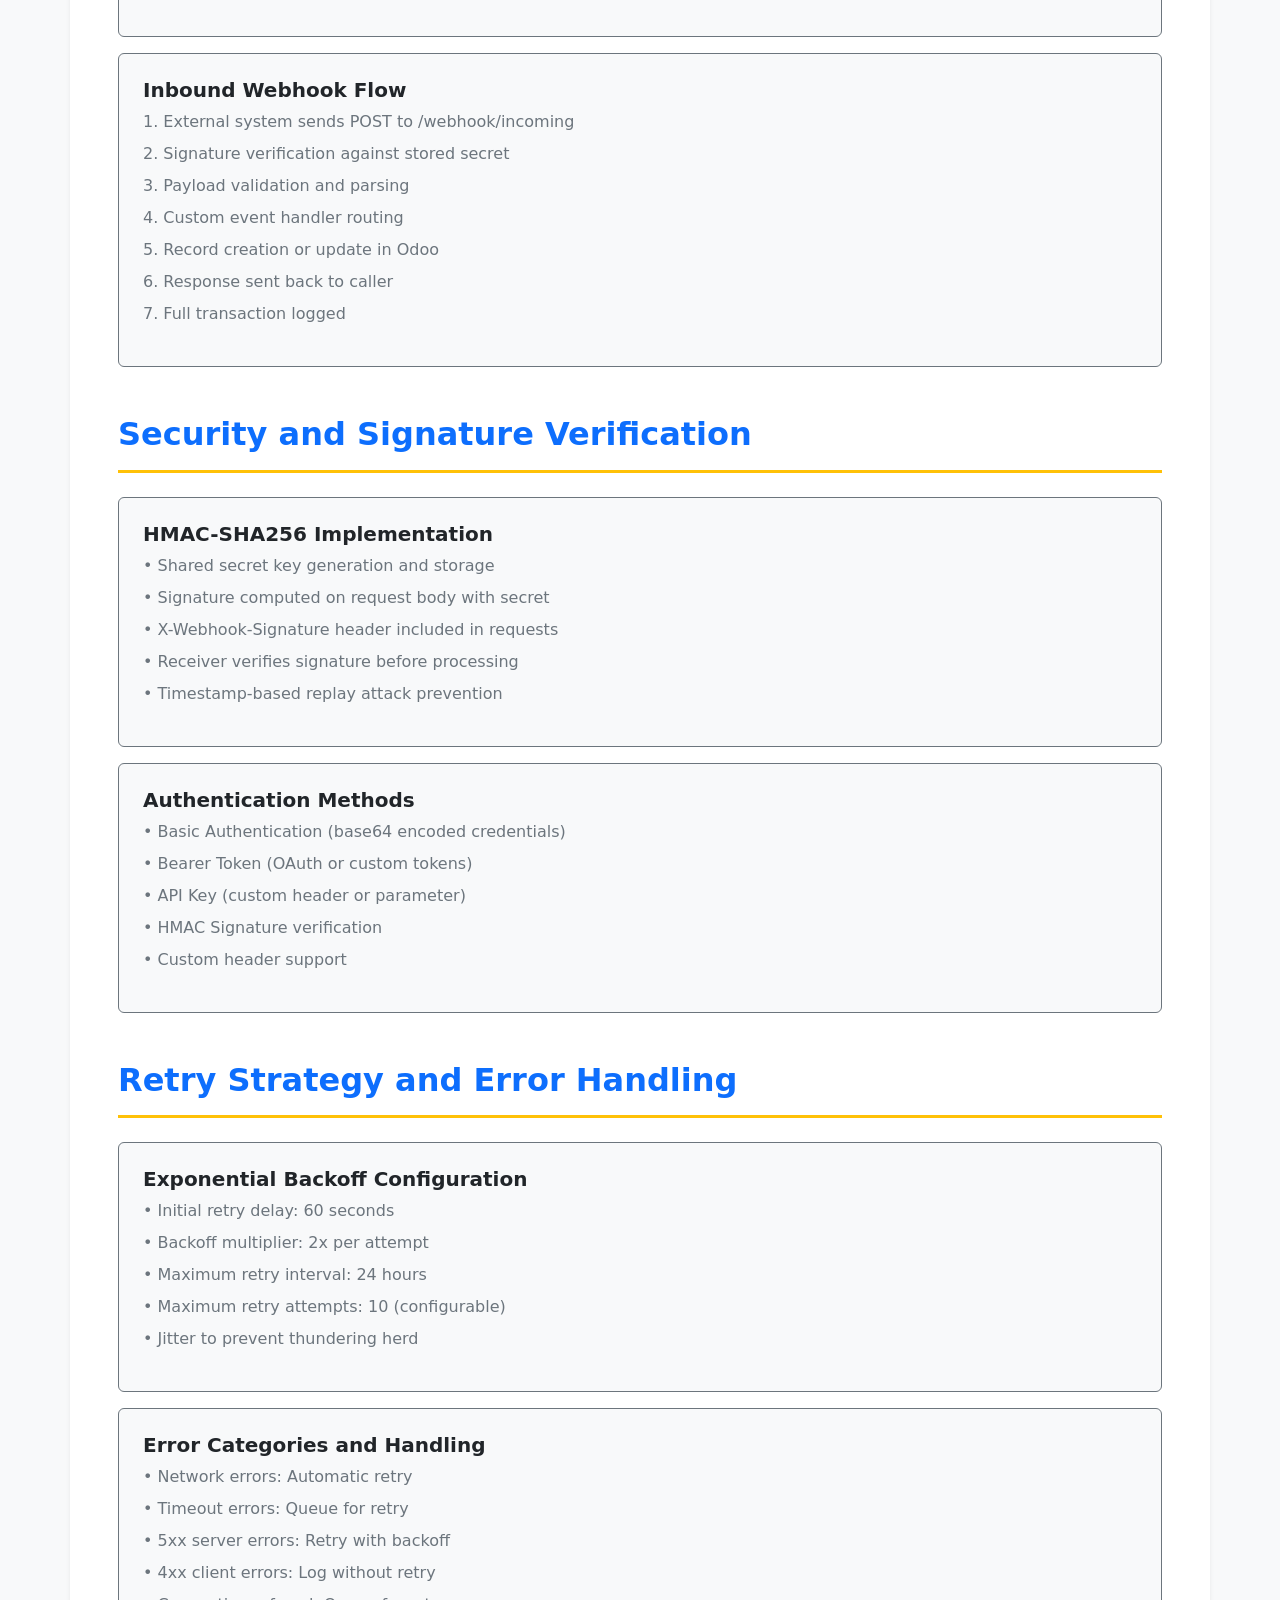
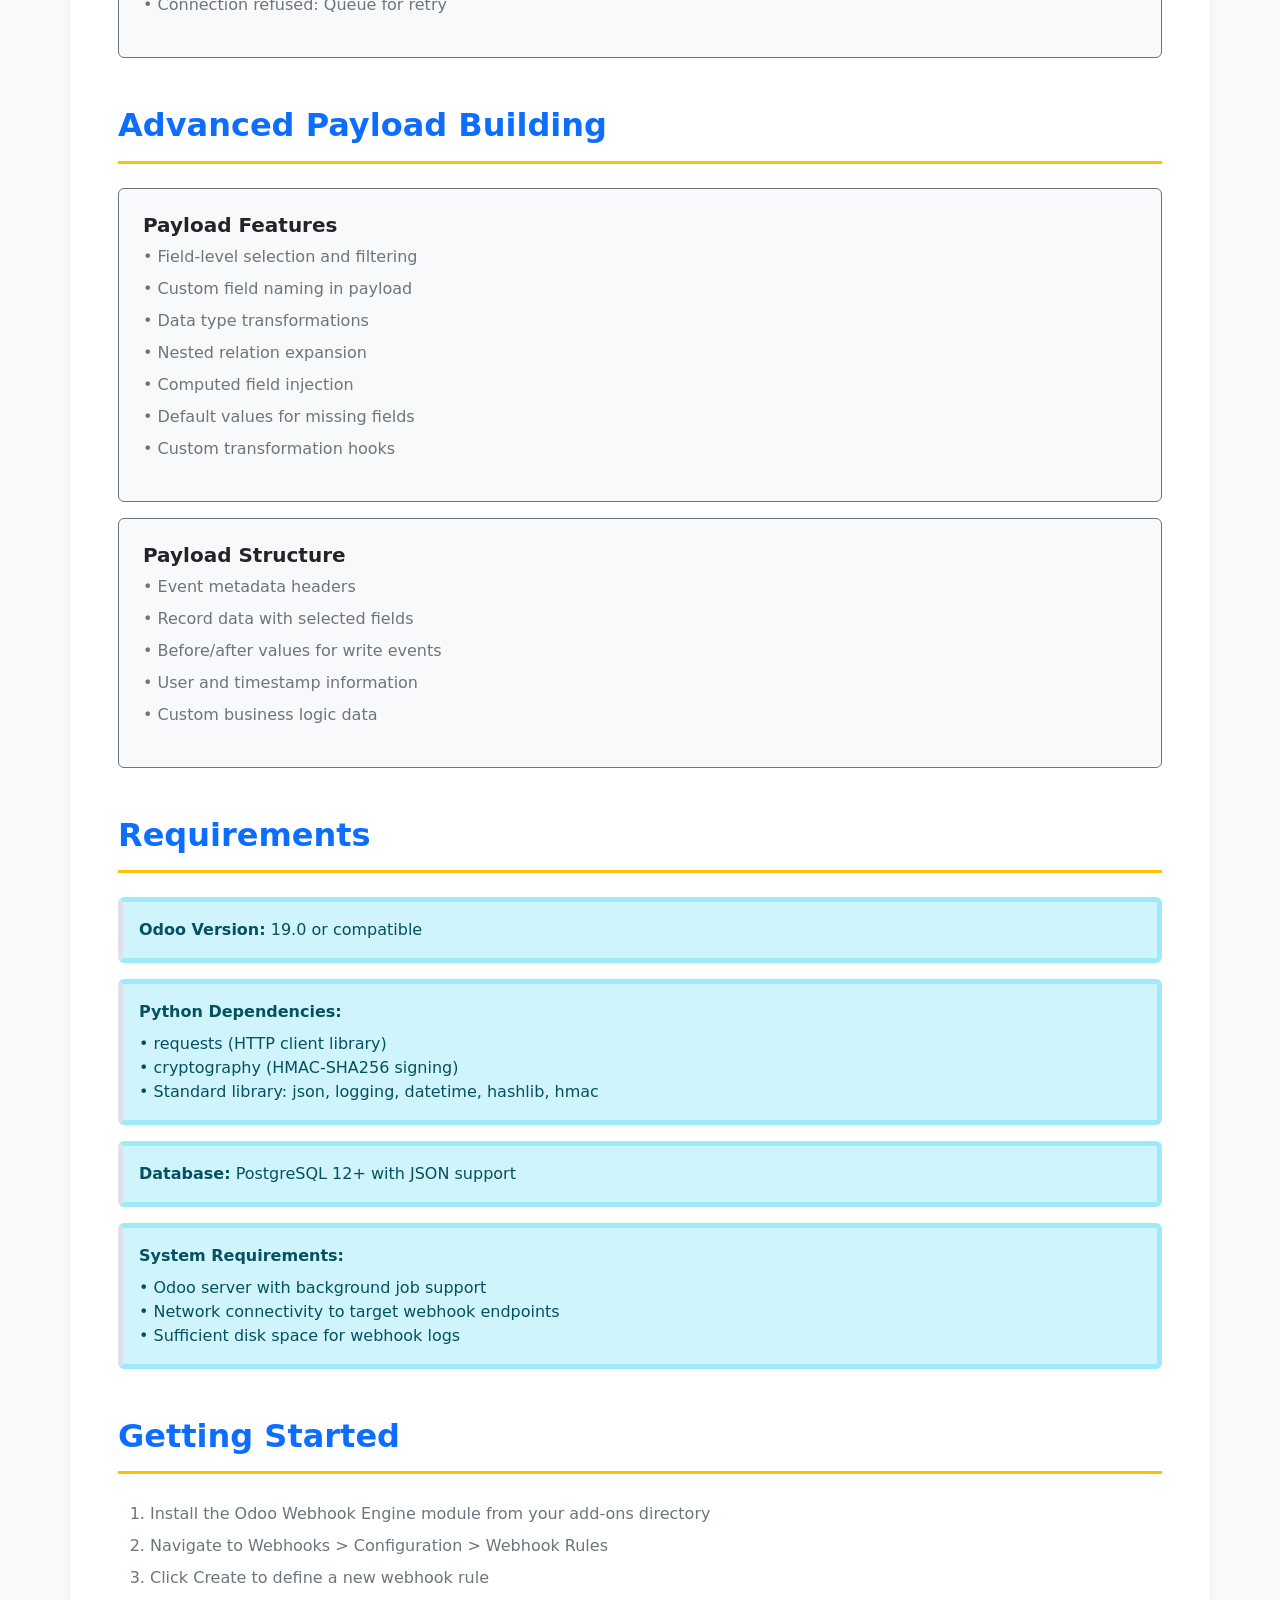
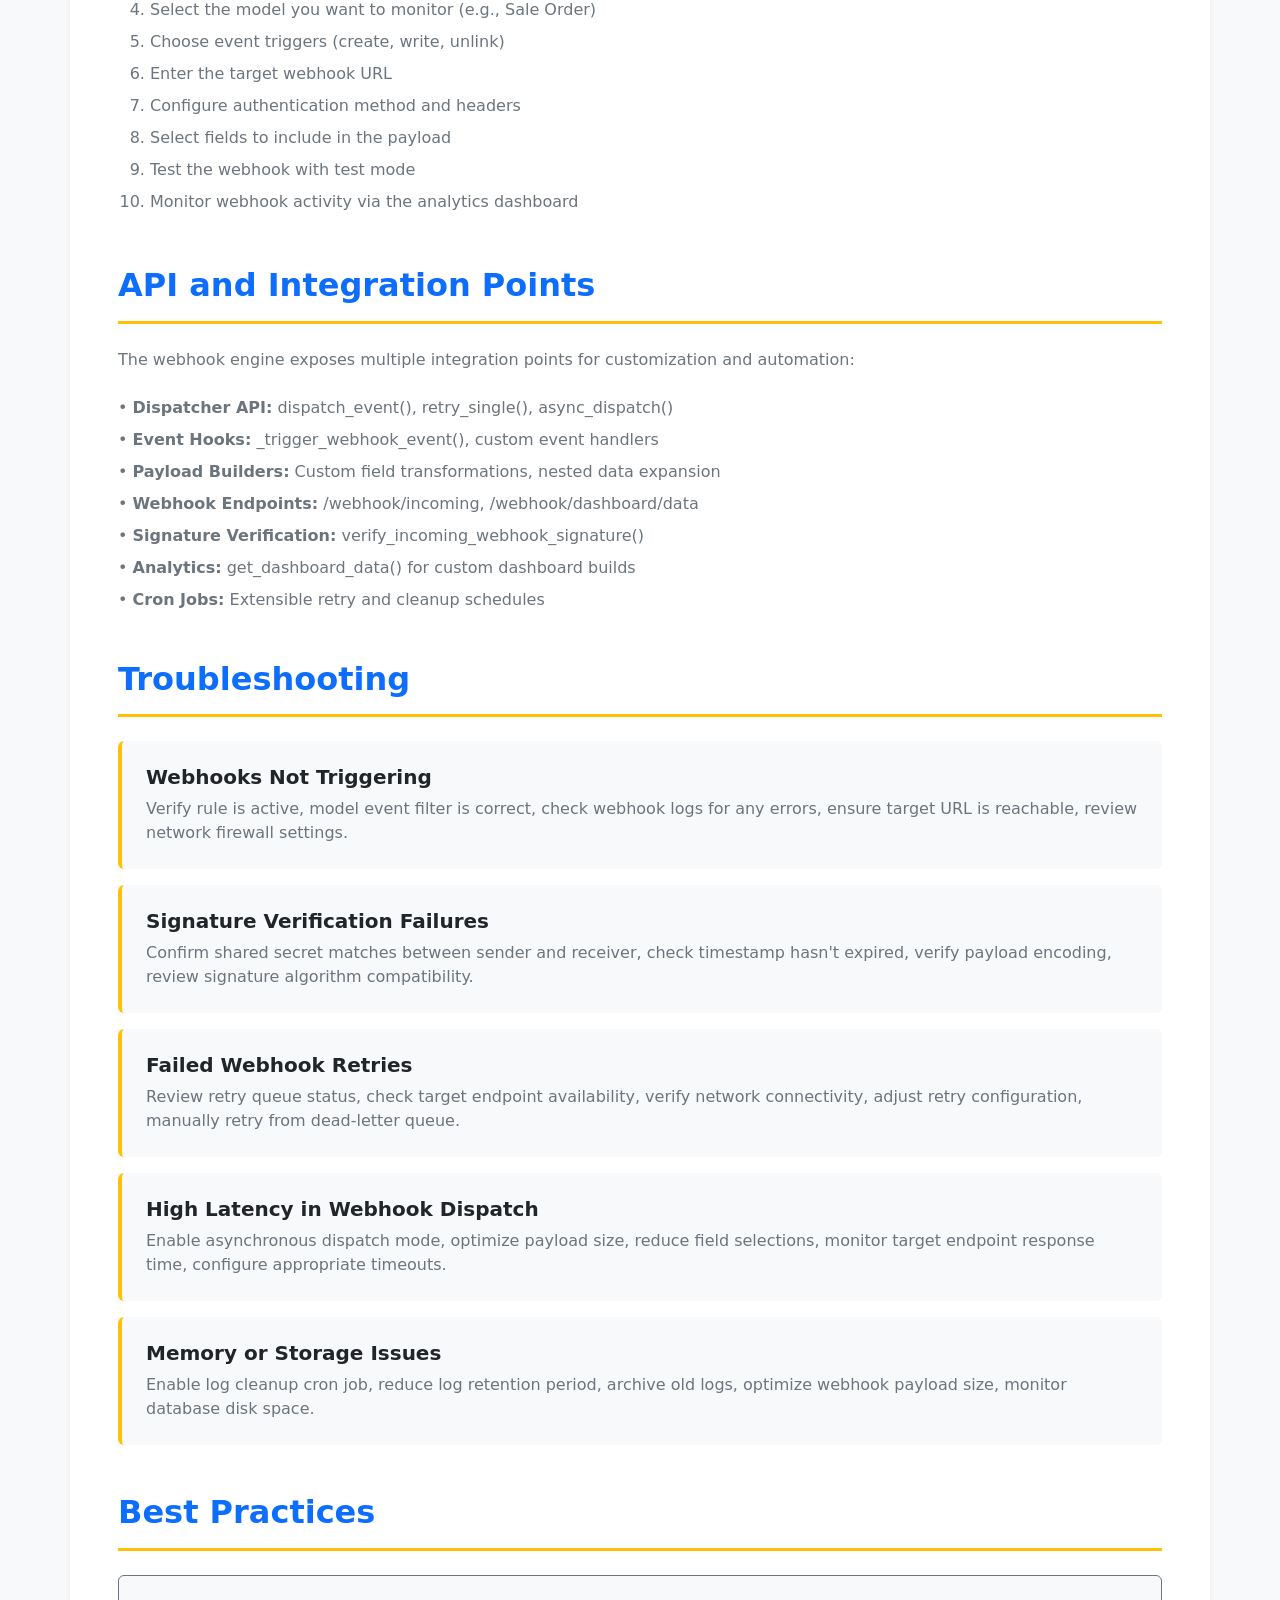
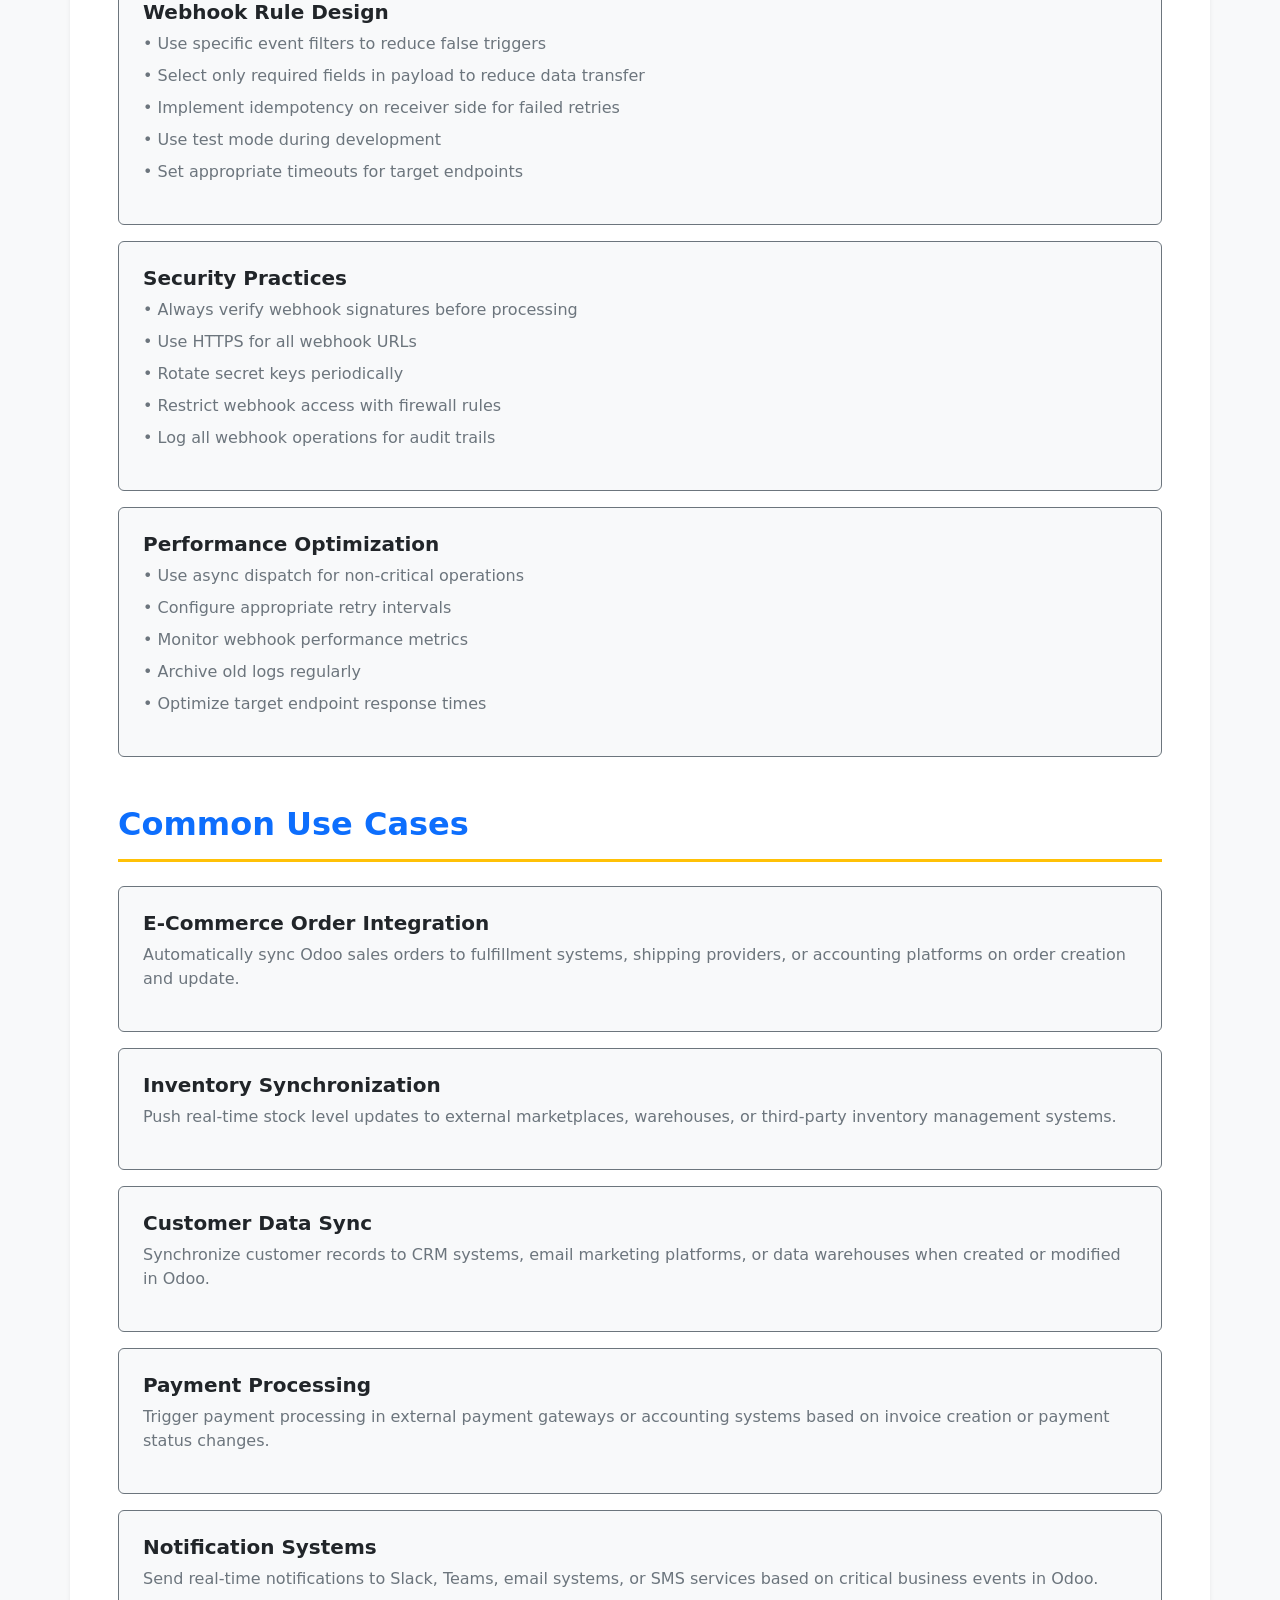
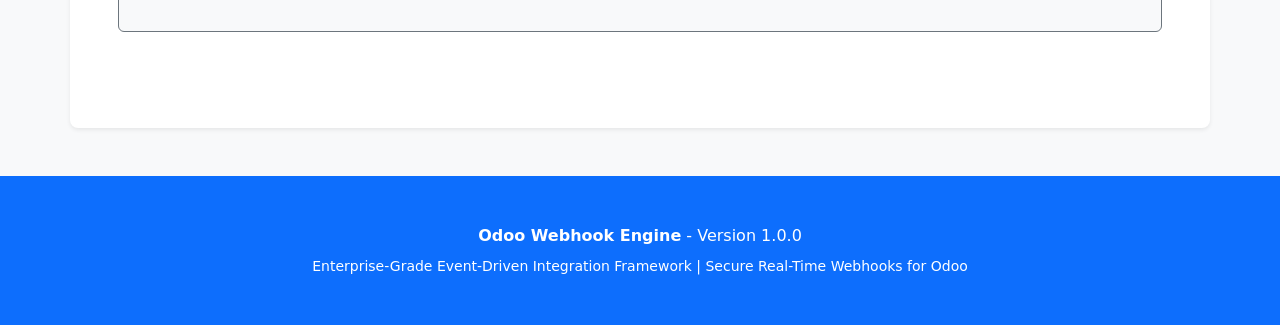
<file: odoo_webhook_engine/static/description/index.html>
<!DOCTYPE html>
<html lang="en">

<head>
      <meta charset="UTF-8">
      <meta name="viewport" content="width=device-width, initial-scale=1.0">
      <title>Odoo Webhook Engine</title>
      <link href="https://cdn.jsdelivr.net/npm/bootstrap@5.3.0/dist/css/bootstrap.min.css" rel="stylesheet">
</head>

<body class="bg-light">
      <!-- Header Section -->
      <div class="bg-primary text-white py-5 mb-5">
            <div class="container">
                  <h1 class="display-4 fw-bold mb-3">Odoo Webhook Engine</h1>
                  <p class="lead fs-5">Enterprise-Grade Event-Driven Integration Framework for Odoo</p>
                  <div class="mt-4">
                        <span class="badge bg-warning text-dark fs-6">Version 1.0.0</span>
                  </div>
            </div>
      </div>

      <!-- Main Content -->
      <div class="container bg-white rounded-3 shadow-sm p-5 mb-5">

            <!-- Overview Section -->
            <section class="mb-5">
                  <h2 class="border-bottom border-warning border-3 pb-3 mb-4 fs-2 fw-bold text-primary">Overview</h2>
                  <p class="fs-5 lh-lg text-secondary">
                        The Odoo Webhook Engine is a comprehensive event-driven integration framework that enables
                        real-time
                        communication between Odoo and external systems. It provides a robust infrastructure for
                        triggering
                        webhooks on model events, managing payload transformations, handling retries, and maintaining
                        detailed
                        audit logs for all webhook operations.
                  </p>
            </section>

            <!-- Key Features Section -->
            <section class="mb-5">
                  <h2 class="border-bottom border-warning border-3 pb-3 mb-4 fs-2 fw-bold text-primary">Key Features
                  </h2>
                  <div class="mb-4">
                        <div class="border-start border-4 border-warning bg-light p-4 mb-3 rounded-2">
                              <h5 class="fw-bold text-dark mb-2">Event-Driven Webhook Rules</h5>
                              <p class="text-secondary mb-0">Create flexible webhook rules that trigger on create,
                                    write, unlink, and custom model events. Filter by field changes and conditions.</p>
                        </div>
                        <div class="border-start border-4 border-warning bg-light p-4 mb-3 rounded-2">
                              <h5 class="fw-bold text-dark mb-2">Real-Time Event Dispatching</h5>
                              <p class="text-secondary mb-0">Dispatch webhooks synchronously or asynchronously with
                                    configurable retry policies, exponential backoff, and dead-letter queue handling.
                              </p>
                        </div>
                        <div class="border-start border-4 border-warning bg-light p-4 mb-3 rounded-2">
                              <h5 class="fw-bold text-dark mb-2">Advanced Payload Building</h5>
                              <p class="text-secondary mb-0">Dynamically construct webhook payloads with field
                                    selection, transformations, computed values, nested relations, and custom hooks.</p>
                        </div>
                        <div class="border-start border-4 border-warning bg-light p-4 mb-3 rounded-2">
                              <h5 class="fw-bold text-dark mb-2">Request Signature Verification</h5>
                              <p class="text-secondary mb-0">HMAC-SHA256 signature generation and verification for
                                    webhook authenticity. Secure payload delivery with cryptographic verification.</p>
                        </div>
                        <div class="border-start border-4 border-warning bg-light p-4 mb-3 rounded-2">
                              <h5 class="fw-bold text-dark mb-2">Comprehensive Webhook Logging</h5>
                              <p class="text-secondary mb-0">Full audit trail of webhook requests, responses, execution
                                    times, status codes, and error details for troubleshooting.</p>
                        </div>
                        <div class="border-start border-4 border-warning bg-light p-4 mb-3 rounded-2">
                              <h5 class="fw-bold text-dark mb-2">Incoming Webhook Support</h5>
                              <p class="text-secondary mb-0">Receive and process webhooks from external systems with
                                    signature verification, payload parsing, and custom action handlers.</p>
                        </div>
                        <div class="border-start border-4 border-warning bg-light p-4 mb-3 rounded-2">
                              <h5 class="fw-bold text-dark mb-2">Intelligent Retry Mechanism</h5>
                              <p class="text-secondary mb-0">Automatic retry queue with exponential backoff,
                                    configurable intervals, and dead-letter queue for permanently failed webhooks.</p>
                        </div>
                        <div class="border-start border-4 border-warning bg-light p-4 rounded-2">
                              <h5 class="fw-bold text-dark mb-2">Analytics Dashboard</h5>
                              <p class="text-secondary mb-0">Real-time webhook analytics showing success rates, endpoint
                                    performance, daily traffic, event distribution, and error tracking.</p>
                        </div>
                  </div>
            </section>

            <!-- Statistics -->
            <section class="mb-5">
                  <h2 class="border-bottom border-warning border-3 pb-3 mb-4 fs-2 fw-bold text-primary">Module
                        Statistics</h2>
                  <div class="row g-3 mb-4">
                        <div class="col-md-6 col-lg-3">
                              <div class="card border-0 shadow-sm text-center">
                                    <div class="card-body">
                                          <h3 class="card-title text-warning fw-bold">8</h3>
                                          <p class="card-text text-secondary">Core Models</p>
                                    </div>
                              </div>
                        </div>
                        <div class="col-md-6 col-lg-3">
                              <div class="card border-0 shadow-sm text-center">
                                    <div class="card-body">
                                          <h3 class="card-title text-warning fw-bold">3</h3>
                                          <p class="card-text text-secondary">Service Modules</p>
                                    </div>
                              </div>
                        </div>
                        <div class="col-md-6 col-lg-3">
                              <div class="card border-0 shadow-sm text-center">
                                    <div class="card-body">
                                          <h3 class="card-title text-warning fw-bold">2</h3>
                                          <p class="card-text text-secondary">Controllers</p>
                                    </div>
                              </div>
                        </div>
                        <div class="col-md-6 col-lg-3">
                              <div class="card border-0 shadow-sm text-center">
                                    <div class="card-body">
                                          <h3 class="card-title text-warning fw-bold">6</h3>
                                          <p class="card-text text-secondary">View Types</p>
                                    </div>
                              </div>
                        </div>
                  </div>
            </section>

            <!-- Core Models Section -->
            <section class="mb-5">
                  <h2 class="border-bottom border-warning border-3 pb-3 mb-4 fs-2 fw-bold text-primary">Core Data Models
                  </h2>

                  <div class="bg-light p-4 mb-3 rounded-2 border border-secondary">
                        <h5 class="fw-bold text-dark mb-2">Webhook Rule (webhook.rule)</h5>
                        <p class="text-secondary mb-3">Defines event-triggered webhook configurations and routing.</p>
                        <ul class="list-unstyled text-secondary">
                              <li class="mb-2">• Name and Description</li>
                              <li class="mb-2">• Model Selection (which model triggers the webhook)</li>
                              <li class="mb-2">• Event Triggers (create, write, unlink, custom events)</li>
                              <li class="mb-2">• Target Webhook URL</li>
                              <li class="mb-2">• Payload Configuration and Field Selection</li>
                              <li class="mb-2">• Authentication Method (Basic Auth, Bearer Token, API Key)</li>
                              <li class="mb-2">• HTTP Method (GET, POST, PUT, PATCH, DELETE)</li>
                              <li class="mb-2">• Custom Headers Support</li>
                              <li class="mb-2">• Active/Inactive Status</li>
                              <li class="mb-2">• Test Mode for Development</li>
                        </ul>
                  </div>

                  <div class="bg-light p-4 mb-3 rounded-2 border border-secondary">
                        <h5 class="fw-bold text-dark mb-2">Webhook Log (webhook.log)</h5>
                        <p class="text-secondary mb-3">Comprehensive audit trail for all webhook dispatches.</p>
                        <ul class="list-unstyled text-secondary">
                              <li class="mb-2">• Rule Reference and Name</li>
                              <li class="mb-2">• Model and Record Information</li>
                              <li class="mb-2">• Event Code</li>
                              <li class="mb-2">• Target URL and HTTP Method</li>
                              <li class="mb-2">• Request Headers and Payload</li>
                              <li class="mb-2">• Response Status Code and Body</li>
                              <li class="mb-2">• Response Headers</li>
                              <li class="mb-2">• Execution Time (milliseconds)</li>
                              <li class="mb-2">• Status (success, failed, pending, test)</li>
                              <li class="mb-2">• Error Messages</li>
                              <li class="mb-2">• Retry Information</li>
                        </ul>
                  </div>

                  <div class="bg-light p-4 mb-3 rounded-2 border border-secondary">
                        <h5 class="fw-bold text-dark mb-2">Webhook Retry (webhook.retry)</h5>
                        <p class="text-secondary mb-3">Dead-letter queue and retry management for failed webhooks.</p>
                        <ul class="list-unstyled text-secondary">
                              <li class="mb-2">• Reference to Failed Log Entry</li>
                              <li class="mb-2">• Retry State (pending, retrying, exhausted, succeeded)</li>
                              <li class="mb-2">• Attempt Count and Maximum Retries</li>
                              <li class="mb-2">• Next Retry Schedule</li>
                              <li class="mb-2">• Exponential Backoff Configuration</li>
                              <li class="mb-2">• Last Error Message</li>
                              <li class="mb-2">• Manual Retry Action</li>
                        </ul>
                  </div>

                  <div class="bg-light p-4 mb-3 rounded-2 border border-secondary">
                        <h5 class="fw-bold text-dark mb-2">Webhook Event (webhook.event)</h5>
                        <p class="text-secondary mb-3">Event configuration and mapping for custom triggers.</p>
                        <ul class="list-unstyled text-secondary">
                              <li class="mb-2">• Event Code (create, write, unlink, custom)</li>
                              <li class="mb-2">• Model Mapping</li>
                              <li class="mb-2">• Event Description</li>
                              <li class="mb-2">• Standard vs Custom Events</li>
                              <li class="mb-2">• Active Status</li>
                        </ul>
                  </div>

                  <div class="bg-light p-4 mb-3 rounded-2 border border-secondary">
                        <h5 class="fw-bold text-dark mb-2">Webhook Payload Field (webhook.payload.field)</h5>
                        <p class="text-secondary mb-3">Field-level payload configuration for dynamic payload building.
                        </p>
                        <ul class="list-unstyled text-secondary">
                              <li class="mb-2">• Field Name Selection</li>
                              <li class="mb-2">• Field Type (char, integer, float, date, datetime, etc.)</li>
                              <li class="mb-2">• Custom Field Name in Payload</li>
                              <li class="mb-2">• Include in Payload Toggle</li>
                              <li class="mb-2">• Transformation Functions</li>
                              <li class="mb-2">• Default Values</li>
                        </ul>
                  </div>

                  <div class="bg-light p-4 mb-3 rounded-2 border border-secondary">
                        <h5 class="fw-bold text-dark mb-2">IR Model Hook (ir.model.hook)</h5>
                        <p class="text-secondary mb-3">Model-level event hook configuration.</p>
                        <ul class="list-unstyled text-secondary">
                              <li class="mb-2">• Model Reference</li>
                              <li class="mb-2">• Event Type Mapping</li>
                              <li class="mb-2">• Hook Active Status</li>
                        </ul>
                  </div>

                  <div class="bg-light p-4 mb-3 rounded-2 border border-secondary">
                        <h5 class="fw-bold text-dark mb-2">Webhook Incoming (webhook.incoming)</h5>
                        <p class="text-secondary mb-3">Receive and process inbound webhooks from external systems.</p>
                        <ul class="list-unstyled text-secondary">
                              <li class="mb-2">• Webhook Payload Storage</li>
                              <li class="mb-2">• Source Identification</li>
                              <li class="mb-2">• Signature Verification Status</li>
                              <li class="mb-2">• Processing State</li>
                              <li class="mb-2">• Custom Action Handlers</li>
                              <li class="mb-2">• Error Tracking</li>
                        </ul>
                  </div>

                  <div class="bg-light p-4 rounded-2 border border-secondary">
                        <h5 class="fw-bold text-dark mb-2">Webhook Event History</h5>
                        <p class="text-secondary mb-3">Event tracking and analytics data.</p>
                        <ul class="list-unstyled text-secondary">
                              <li class="mb-2">• Event Timestamp</li>
                              <li class="mb-2">• Model and Record Reference</li>
                              <li class="mb-2">• Event Type</li>
                              <li class="mb-2">• Triggered Rules Count</li>
                              <li class="mb-2">• Success/Failure Statistics</li>
                        </ul>
                  </div>
            </section>

            <!-- Service Architecture -->
            <section class="mb-5">
                  <h2 class="border-bottom border-warning border-3 pb-3 mb-4 fs-2 fw-bold text-primary">Service
                        Architecture</h2>
                  <p class="text-secondary mb-4">
                        The webhook engine uses a modular service-oriented architecture with three primary components:
                  </p>
                  <div class="table-responsive">
                        <table class="table table-hover table-bordered text-secondary">
                              <thead class="table-primary text-white">
                                    <tr>
                                          <th class="fw-bold">Service</th>
                                          <th class="fw-bold">Responsibility</th>
                                          <th class="fw-bold">Key Functions</th>
                                    </tr>
                              </thead>
                              <tbody>
                                    <tr>
                                          <td class="fw-bold">Dispatcher</td>
                                          <td>Main event dispatcher and webhook execution engine</td>
                                          <td>dispatch_event(), retry_single(), async_dispatch(), handle_event()</td>
                                    </tr>
                                    <tr>
                                          <td class="fw-bold">Payload Builder</td>
                                          <td>Dynamic payload construction and field transformation</td>
                                          <td>build_payload(), apply_transformations(), nest_relations(),
                                                compute_fields()</td>
                                    </tr>
                                    <tr>
                                          <td class="fw-bold">Signature Manager</td>
                                          <td>HMAC-SHA256 signature generation and verification</td>
                                          <td>generate_signature(), verify_signature(), secret_key_management()</td>
                                    </tr>
                              </tbody>
                        </table>
                  </div>
            </section>

            <!-- Controllers and Endpoints -->
            <section class="mb-5">
                  <h2 class="border-bottom border-warning border-3 pb-3 mb-4 fs-2 fw-bold text-primary">Controllers and
                        API Endpoints</h2>

                  <div class="bg-light p-4 mb-3 rounded-2 border border-secondary">
                        <h5 class="fw-bold text-dark mb-2">Incoming Webhook Controller</h5>
                        <p class="text-secondary mb-3">Receives and processes inbound webhooks from external systems</p>
                        <ul class="list-unstyled text-secondary">
                              <li class="mb-2">• POST /webhook/incoming - Receive webhook payload</li>
                              <li class="mb-2">• Signature verification for authenticity</li>
                              <li class="mb-2">• Payload parsing and validation</li>
                              <li class="mb-2">• Custom event handler routing</li>
                              <li class="mb-2">• Error handling and logging</li>
                        </ul>
                  </div>

                  <div class="bg-light p-4 rounded-2 border border-secondary">
                        <h5 class="fw-bold text-dark mb-2">Dashboard Controller</h5>
                        <p class="text-secondary mb-3">Provides webhook analytics and monitoring data</p>
                        <ul class="list-unstyled text-secondary">
                              <li class="mb-2">• GET /webhook/dashboard/data - Retrieve dashboard metrics</li>
                              <li class="mb-2">• Summary statistics (total_sent, success_count, failed_count)</li>
                              <li class="mb-2">• Top endpoints performance data</li>
                              <li class="mb-2">• Events per model breakdown</li>
                              <li class="mb-2">• Daily traffic statistics</li>
                              <li class="mb-2">• Event type distribution</li>
                        </ul>
                  </div>
            </section>

            <!-- Data Files and Configuration -->
            <section class="mb-5">
                  <h2 class="border-bottom border-warning border-3 pb-3 mb-4 fs-2 fw-bold text-primary">Data Files and
                        Configuration</h2>

                  <div class="bg-light p-4 mb-3 rounded-2 border border-secondary">
                        <h5 class="fw-bold text-dark mb-2">Webhook Event Data (webhook_event_data.xml)</h5>
                        <p class="text-secondary mb-3">Provides default event configurations on module installation:</p>
                        <ul class="list-unstyled text-secondary">
                              <li class="mb-2">• Standard event types (create, write, unlink)</li>
                              <li class="mb-2">• Common models mapping</li>
                              <li class="mb-2">• Pre-configured event templates</li>
                        </ul>
                  </div>

                  <div class="bg-light p-4 rounded-2 border border-secondary">
                        <h5 class="fw-bold text-dark mb-2">Scheduled Jobs (cron.xml)</h5>
                        <p class="text-secondary mb-3">Automated webhook maintenance and cleanup tasks:</p>
                        <ul class="list-unstyled text-secondary">
                              <li class="mb-2">• Hourly retry job for failed webhooks</li>
                              <li class="mb-2">• Daily log cleanup (old success logs)</li>
                              <li class="mb-2">• Dead-letter queue processing</li>
                              <li class="mb-2">• Performance metrics computation</li>
                        </ul>
                  </div>
            </section>

            <!-- Views and UI -->
            <section class="mb-5">
                  <h2 class="border-bottom border-warning border-3 pb-3 mb-4 fs-2 fw-bold text-primary">User Interface
                        Components</h2>

                  <div class="alert alert-info border-start border-5 mb-3" role="alert">
                        <strong>Webhook Rules Management:</strong> Create, configure, and manage webhook rules with
                        visual form builder, model selection, event chooser, and authentication setup.
                  </div>
                  <div class="alert alert-success border-start border-5 mb-3" role="alert">
                        <strong>Webhook Logs Viewer:</strong> Browse complete webhook dispatch logs with filtering by
                        status, rule, model, and date range for troubleshooting.
                  </div>
                  <div class="alert alert-warning border-start border-5 mb-3" role="alert">
                        <strong>Retry Queue Management:</strong> Monitor and manually manage failed webhooks in the
                        dead-letter queue with retry actions.
                  </div>
                  <div class="alert alert-primary border-start border-5 mb-3" role="alert">
                        <strong>Event Configuration:</strong> Define custom webhook events and model-level event hooks
                        with active/inactive control.
                  </div>
                  <div class="alert alert-success border-start border-5 mb-3" role="alert">
                        <strong>Incoming Webhooks:</strong> View received inbound webhooks with payload inspection,
                        signature verification status, and processing state.
                  </div>
                  <div class="alert alert-danger border-start border-5" role="alert">
                        <strong>Analytics Dashboard:</strong> Real-time webhook metrics with success rates, endpoint
                        performance, daily trends, and error tracking.
                  </div>
            </section>

            <!-- Webhook Operations -->
            <section class="mb-5">
                  <h2 class="border-bottom border-warning border-3 pb-3 mb-4 fs-2 fw-bold text-primary">Webhook
                        Operations and Flow</h2>

                  <div class="bg-light p-4 mb-3 rounded-2 border border-secondary">
                        <h5 class="fw-bold text-dark mb-2">Outbound Webhook Flow</h5>
                        <ol class="list-unstyled text-secondary">
                              <li class="mb-2">1. Model event triggered (create, write, unlink)</li>
                              <li class="mb-2">2. Dispatcher finds matching webhook rules</li>
                              <li class="mb-2">3. Payload builder constructs JSON payload with selected fields</li>
                              <li class="mb-2">4. Signature manager generates HMAC-SHA256 signature</li>
                              <li class="mb-2">5. HTTP request sent to target URL with headers</li>
                              <li class="mb-2">6. Response status and body captured</li>
                              <li class="mb-2">7. Execution logged with metrics</li>
                              <li class="mb-2">8. Failed webhooks added to retry queue with backoff</li>
                        </ol>
                  </div>

                  <div class="bg-light p-4 rounded-2 border border-secondary">
                        <h5 class="fw-bold text-dark mb-2">Inbound Webhook Flow</h5>
                        <ol class="list-unstyled text-secondary">
                              <li class="mb-2">1. External system sends POST to /webhook/incoming</li>
                              <li class="mb-2">2. Signature verification against stored secret</li>
                              <li class="mb-2">3. Payload validation and parsing</li>
                              <li class="mb-2">4. Custom event handler routing</li>
                              <li class="mb-2">5. Record creation or update in Odoo</li>
                              <li class="mb-2">6. Response sent back to caller</li>
                              <li class="mb-2">7. Full transaction logged</li>
                        </ol>
                  </div>
            </section>

            <!-- Security and Signatures -->
            <section class="mb-5">
                  <h2 class="border-bottom border-warning border-3 pb-3 mb-4 fs-2 fw-bold text-primary">Security and
                        Signature Verification</h2>

                  <div class="bg-light p-4 mb-3 rounded-2 border border-secondary">
                        <h5 class="fw-bold text-dark mb-2">HMAC-SHA256 Implementation</h5>
                        <ul class="list-unstyled text-secondary">
                              <li class="mb-2">• Shared secret key generation and storage</li>
                              <li class="mb-2">• Signature computed on request body with secret</li>
                              <li class="mb-2">• X-Webhook-Signature header included in requests</li>
                              <li class="mb-2">• Receiver verifies signature before processing</li>
                              <li class="mb-2">• Timestamp-based replay attack prevention</li>
                        </ul>
                  </div>

                  <div class="bg-light p-4 rounded-2 border border-secondary">
                        <h5 class="fw-bold text-dark mb-2">Authentication Methods</h5>
                        <ul class="list-unstyled text-secondary">
                              <li class="mb-2">• Basic Authentication (base64 encoded credentials)</li>
                              <li class="mb-2">• Bearer Token (OAuth or custom tokens)</li>
                              <li class="mb-2">• API Key (custom header or parameter)</li>
                              <li class="mb-2">• HMAC Signature verification</li>
                              <li class="mb-2">• Custom header support</li>
                        </ul>
                  </div>
            </section>

            <!-- Retry and Error Handling -->
            <section class="mb-5">
                  <h2 class="border-bottom border-warning border-3 pb-3 mb-4 fs-2 fw-bold text-primary">Retry Strategy
                        and Error Handling</h2>

                  <div class="bg-light p-4 mb-3 rounded-2 border border-secondary">
                        <h5 class="fw-bold text-dark mb-2">Exponential Backoff Configuration</h5>
                        <ul class="list-unstyled text-secondary">
                              <li class="mb-2">• Initial retry delay: 60 seconds</li>
                              <li class="mb-2">• Backoff multiplier: 2x per attempt</li>
                              <li class="mb-2">• Maximum retry interval: 24 hours</li>
                              <li class="mb-2">• Maximum retry attempts: 10 (configurable)</li>
                              <li class="mb-2">• Jitter to prevent thundering herd</li>
                        </ul>
                  </div>

                  <div class="bg-light p-4 rounded-2 border border-secondary">
                        <h5 class="fw-bold text-dark mb-2">Error Categories and Handling</h5>
                        <ul class="list-unstyled text-secondary">
                              <li class="mb-2">• Network errors: Automatic retry</li>
                              <li class="mb-2">• Timeout errors: Queue for retry</li>
                              <li class="mb-2">• 5xx server errors: Retry with backoff</li>
                              <li class="mb-2">• 4xx client errors: Log without retry</li>
                              <li class="mb-2">• Connection refused: Queue for retry</li>
                        </ul>
                  </div>
            </section>

            <!-- Payload Building -->
            <section class="mb-5">
                  <h2 class="border-bottom border-warning border-3 pb-3 mb-4 fs-2 fw-bold text-primary">Advanced Payload
                        Building</h2>

                  <div class="bg-light p-4 mb-3 rounded-2 border border-secondary">
                        <h5 class="fw-bold text-dark mb-2">Payload Features</h5>
                        <ul class="list-unstyled text-secondary">
                              <li class="mb-2">• Field-level selection and filtering</li>
                              <li class="mb-2">• Custom field naming in payload</li>
                              <li class="mb-2">• Data type transformations</li>
                              <li class="mb-2">• Nested relation expansion</li>
                              <li class="mb-2">• Computed field injection</li>
                              <li class="mb-2">• Default values for missing fields</li>
                              <li class="mb-2">• Custom transformation hooks</li>
                        </ul>
                  </div>

                  <div class="bg-light p-4 rounded-2 border border-secondary">
                        <h5 class="fw-bold text-dark mb-2">Payload Structure</h5>
                        <ul class="list-unstyled text-secondary">
                              <li class="mb-2">• Event metadata headers</li>
                              <li class="mb-2">• Record data with selected fields</li>
                              <li class="mb-2">• Before/after values for write events</li>
                              <li class="mb-2">• User and timestamp information</li>
                              <li class="mb-2">• Custom business logic data</li>
                        </ul>
                  </div>
            </section>

            <!-- Installation Requirements -->
            <section class="mb-5">
                  <h2 class="border-bottom border-warning border-3 pb-3 mb-4 fs-2 fw-bold text-primary">Requirements
                  </h2>

                  <div class="alert alert-info border-start border-5 mb-3" role="alert">
                        <strong>Odoo Version:</strong> 19.0 or compatible
                  </div>
                  <div class="alert alert-info border-start border-5 mb-3" role="alert">
                        <strong>Python Dependencies:</strong>
                        <ul class="list-unstyled mb-0 mt-2">
                              <li>• requests (HTTP client library)</li>
                              <li>• cryptography (HMAC-SHA256 signing)</li>
                              <li>• Standard library: json, logging, datetime, hashlib, hmac</li>
                        </ul>
                  </div>
                  <div class="alert alert-info border-start border-5 mb-3" role="alert">
                        <strong>Database:</strong> PostgreSQL 12+ with JSON support
                  </div>
                  <div class="alert alert-info border-start border-5" role="alert">
                        <strong>System Requirements:</strong>
                        <ul class="list-unstyled mb-0 mt-2">
                              <li>• Odoo server with background job support</li>
                              <li>• Network connectivity to target webhook endpoints</li>
                              <li>• Sufficient disk space for webhook logs</li>
                        </ul>
                  </div>
            </section>

            <!-- Getting Started -->
            <section class="mb-5">
                  <h2 class="border-bottom border-warning border-3 pb-3 mb-4 fs-2 fw-bold text-primary">Getting Started
                  </h2>
                  <ol class="text-secondary lh-lg">
                        <li>Install the Odoo Webhook Engine module from your add-ons directory</li>
                        <li>Navigate to Webhooks > Configuration > Webhook Rules</li>
                        <li>Click Create to define a new webhook rule</li>
                        <li>Select the model you want to monitor (e.g., Sale Order)</li>
                        <li>Choose event triggers (create, write, unlink)</li>
                        <li>Enter the target webhook URL</li>
                        <li>Configure authentication method and headers</li>
                        <li>Select fields to include in the payload</li>
                        <li>Test the webhook with test mode</li>
                        <li>Monitor webhook activity via the analytics dashboard</li>
                  </ol>
            </section>

            <!-- API and Integration Points -->
            <section class="mb-5">
                  <h2 class="border-bottom border-warning border-3 pb-3 mb-4 fs-2 fw-bold text-primary">API and
                        Integration Points</h2>
                  <p class="text-secondary mb-4">
                        The webhook engine exposes multiple integration points for customization and automation:
                  </p>
                  <ul class="list-unstyled text-secondary">
                        <li class="mb-2">• <strong>Dispatcher API:</strong> dispatch_event(), retry_single(),
                              async_dispatch()</li>
                        <li class="mb-2">• <strong>Event Hooks:</strong> _trigger_webhook_event(), custom event handlers
                        </li>
                        <li class="mb-2">• <strong>Payload Builders:</strong> Custom field transformations, nested data
                              expansion</li>
                        <li class="mb-2">• <strong>Webhook Endpoints:</strong> /webhook/incoming,
                              /webhook/dashboard/data</li>
                        <li class="mb-2">• <strong>Signature Verification:</strong> verify_incoming_webhook_signature()
                        </li>
                        <li class="mb-2">• <strong>Analytics:</strong> get_dashboard_data() for custom dashboard builds
                        </li>
                        <li class="mb-2">• <strong>Cron Jobs:</strong> Extensible retry and cleanup schedules</li>
                  </ul>
            </section>

            <!-- Troubleshooting -->
            <section class="mb-5">
                  <h2 class="border-bottom border-warning border-3 pb-3 mb-4 fs-2 fw-bold text-primary">Troubleshooting
                  </h2>

                  <div class="border-start border-4 border-warning bg-light p-4 mb-3 rounded-2">
                        <h5 class="fw-bold text-dark mb-2">Webhooks Not Triggering</h5>
                        <p class="text-secondary mb-0">Verify rule is active, model event filter is correct, check
                              webhook logs for any errors, ensure target URL is reachable, review network firewall
                              settings.</p>
                  </div>
                  <div class="border-start border-4 border-warning bg-light p-4 mb-3 rounded-2">
                        <h5 class="fw-bold text-dark mb-2">Signature Verification Failures</h5>
                        <p class="text-secondary mb-0">Confirm shared secret matches between sender and receiver, check
                              timestamp hasn't expired, verify payload encoding, review signature algorithm
                              compatibility.</p>
                  </div>
                  <div class="border-start border-4 border-warning bg-light p-4 mb-3 rounded-2">
                        <h5 class="fw-bold text-dark mb-2">Failed Webhook Retries</h5>
                        <p class="text-secondary mb-0">Review retry queue status, check target endpoint availability,
                              verify network connectivity, adjust retry configuration, manually retry from dead-letter
                              queue.</p>
                  </div>
                  <div class="border-start border-4 border-warning bg-light p-4 mb-3 rounded-2">
                        <h5 class="fw-bold text-dark mb-2">High Latency in Webhook Dispatch</h5>
                        <p class="text-secondary mb-0">Enable asynchronous dispatch mode, optimize payload size, reduce
                              field selections, monitor target endpoint response time, configure appropriate timeouts.
                        </p>
                  </div>
                  <div class="border-start border-4 border-warning bg-light p-4 rounded-2">
                        <h5 class="fw-bold text-dark mb-2">Memory or Storage Issues</h5>
                        <p class="text-secondary mb-0">Enable log cleanup cron job, reduce log retention period, archive
                              old logs, optimize webhook payload size, monitor database disk space.</p>
                  </div>
            </section>

            <!-- Best Practices -->
            <section class="mb-5">
                  <h2 class="border-bottom border-warning border-3 pb-3 mb-4 fs-2 fw-bold text-primary">Best Practices
                  </h2>

                  <div class="bg-light p-4 mb-3 rounded-2 border border-secondary">
                        <h5 class="fw-bold text-dark mb-2">Webhook Rule Design</h5>
                        <ul class="list-unstyled text-secondary">
                              <li class="mb-2">• Use specific event filters to reduce false triggers</li>
                              <li class="mb-2">• Select only required fields in payload to reduce data transfer</li>
                              <li class="mb-2">• Implement idempotency on receiver side for failed retries</li>
                              <li class="mb-2">• Use test mode during development</li>
                              <li class="mb-2">• Set appropriate timeouts for target endpoints</li>
                        </ul>
                  </div>

                  <div class="bg-light p-4 mb-3 rounded-2 border border-secondary">
                        <h5 class="fw-bold text-dark mb-2">Security Practices</h5>
                        <ul class="list-unstyled text-secondary">
                              <li class="mb-2">• Always verify webhook signatures before processing</li>
                              <li class="mb-2">• Use HTTPS for all webhook URLs</li>
                              <li class="mb-2">• Rotate secret keys periodically</li>
                              <li class="mb-2">• Restrict webhook access with firewall rules</li>
                              <li class="mb-2">• Log all webhook operations for audit trails</li>
                        </ul>
                  </div>

                  <div class="bg-light p-4 rounded-2 border border-secondary">
                        <h5 class="fw-bold text-dark mb-2">Performance Optimization</h5>
                        <ul class="list-unstyled text-secondary">
                              <li class="mb-2">• Use async dispatch for non-critical operations</li>
                              <li class="mb-2">• Configure appropriate retry intervals</li>
                              <li class="mb-2">• Monitor webhook performance metrics</li>
                              <li class="mb-2">• Archive old logs regularly</li>
                              <li class="mb-2">• Optimize target endpoint response times</li>
                        </ul>
                  </div>
            </section>

            <!-- Use Cases -->
            <section class="mb-5">
                  <h2 class="border-bottom border-warning border-3 pb-3 mb-4 fs-2 fw-bold text-primary">Common Use Cases
                  </h2>

                  <div class="bg-light p-4 mb-3 rounded-2 border border-secondary">
                        <h5 class="fw-bold text-dark mb-2">E-Commerce Order Integration</h5>
                        <p class="text-secondary">Automatically sync Odoo sales orders to fulfillment systems, shipping
                              providers, or accounting platforms on order creation and update.</p>
                  </div>

                  <div class="bg-light p-4 mb-3 rounded-2 border border-secondary">
                        <h5 class="fw-bold text-dark mb-2">Inventory Synchronization</h5>
                        <p class="text-secondary">Push real-time stock level updates to external marketplaces,
                              warehouses, or third-party inventory management systems.</p>
                  </div>

                  <div class="bg-light p-4 mb-3 rounded-2 border border-secondary">
                        <h5 class="fw-bold text-dark mb-2">Customer Data Sync</h5>
                        <p class="text-secondary">Synchronize customer records to CRM systems, email marketing
                              platforms, or data warehouses when created or modified in Odoo.</p>
                  </div>

                  <div class="bg-light p-4 mb-3 rounded-2 border border-secondary">
                        <h5 class="fw-bold text-dark mb-2">Payment Processing</h5>
                        <p class="text-secondary">Trigger payment processing in external payment gateways or accounting
                              systems based on invoice creation or payment status changes.</p>
                  </div>

                  <div class="bg-light p-4 rounded-2 border border-secondary">
                        <h5 class="fw-bold text-dark mb-2">Notification Systems</h5>
                        <p class="text-secondary">Send real-time notifications to Slack, Teams, email systems, or SMS
                              services based on critical business events in Odoo.</p>
                  </div>
            </section>

      </div>

      <!-- Footer Section -->
      <div class="bg-primary text-white py-5 mt-5">
            <div class="container text-center">
                  <p class="mb-2">
                        <strong>Odoo Webhook Engine</strong> - Version 1.0.0
                  </p>
                  <p class="mb-0 small">
                        Enterprise-Grade Event-Driven Integration Framework | Secure Real-Time Webhooks for Odoo
                  </p>
            </div>
      </div>

      <script src="https://cdn.jsdelivr.net/npm/bootstrap@5.3.0/dist/js/bootstrap.bundle.min.js"></script>
</body>

</html>
</file>
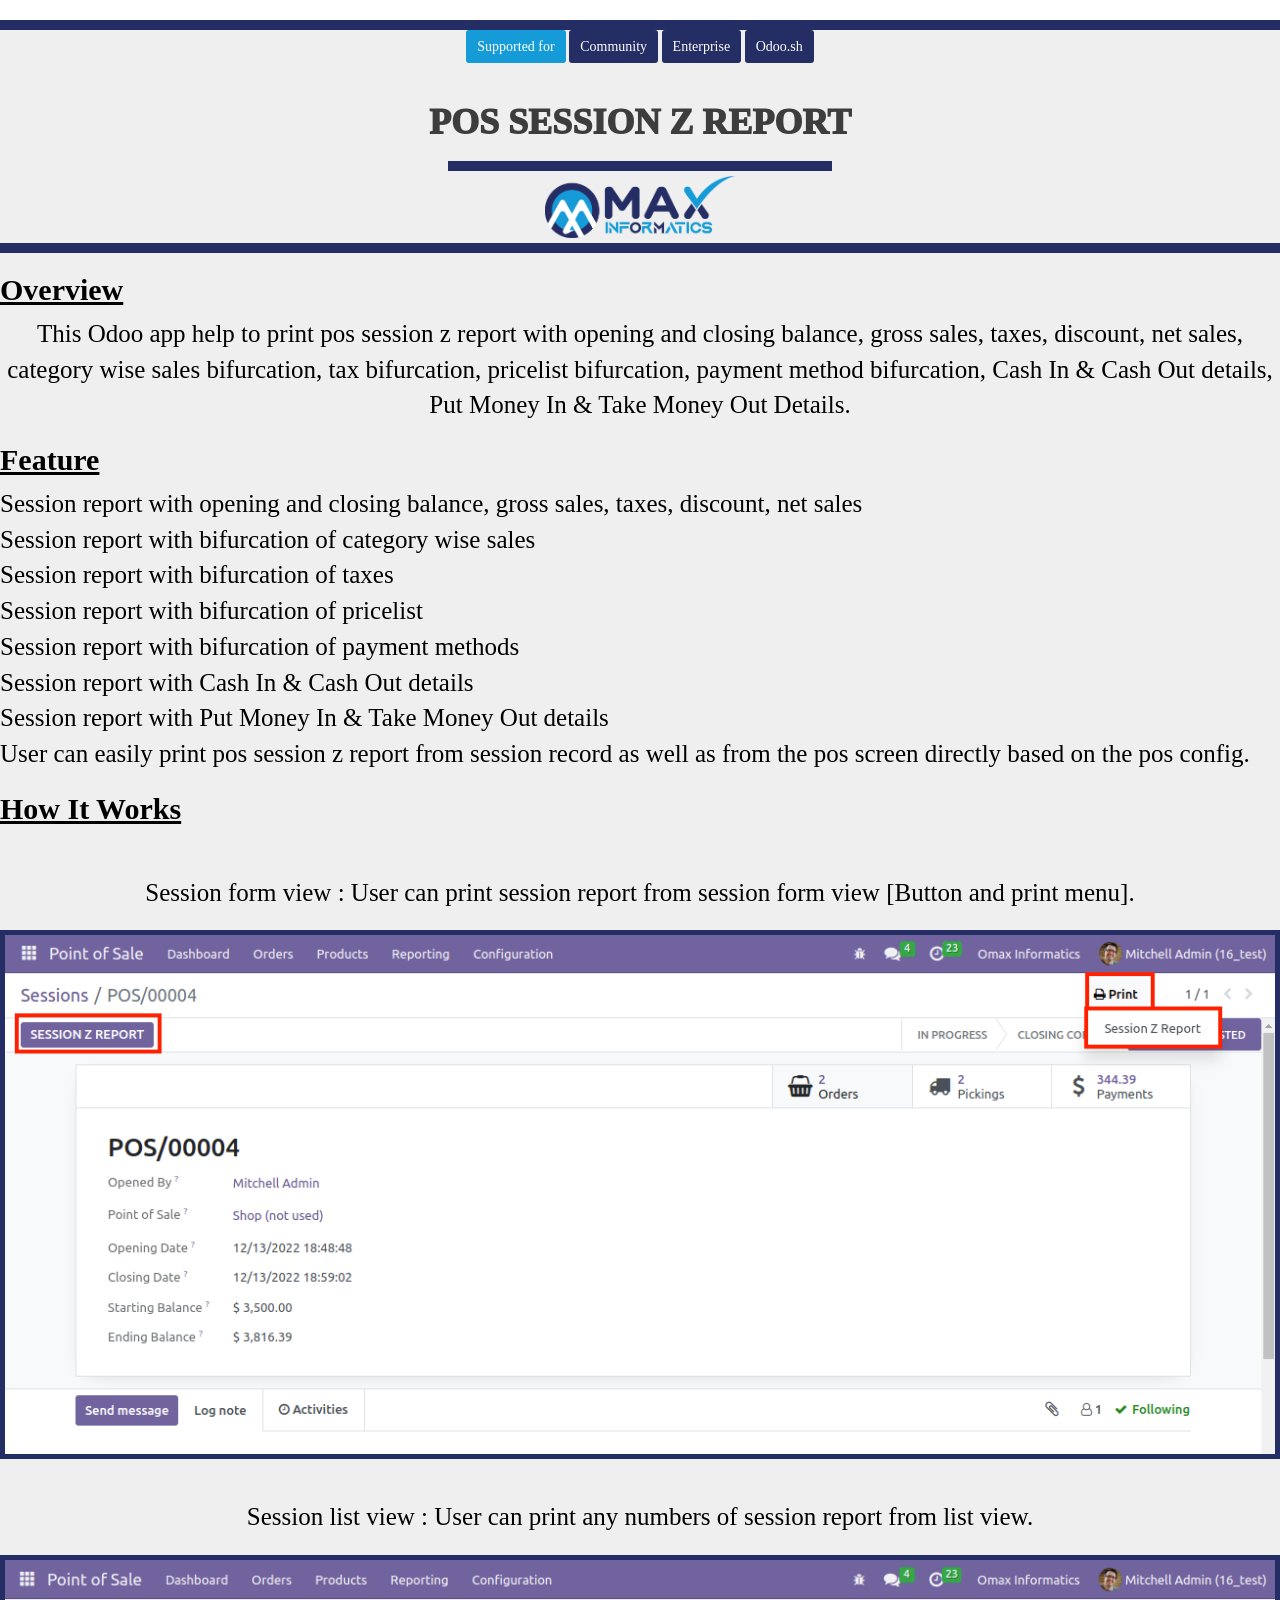
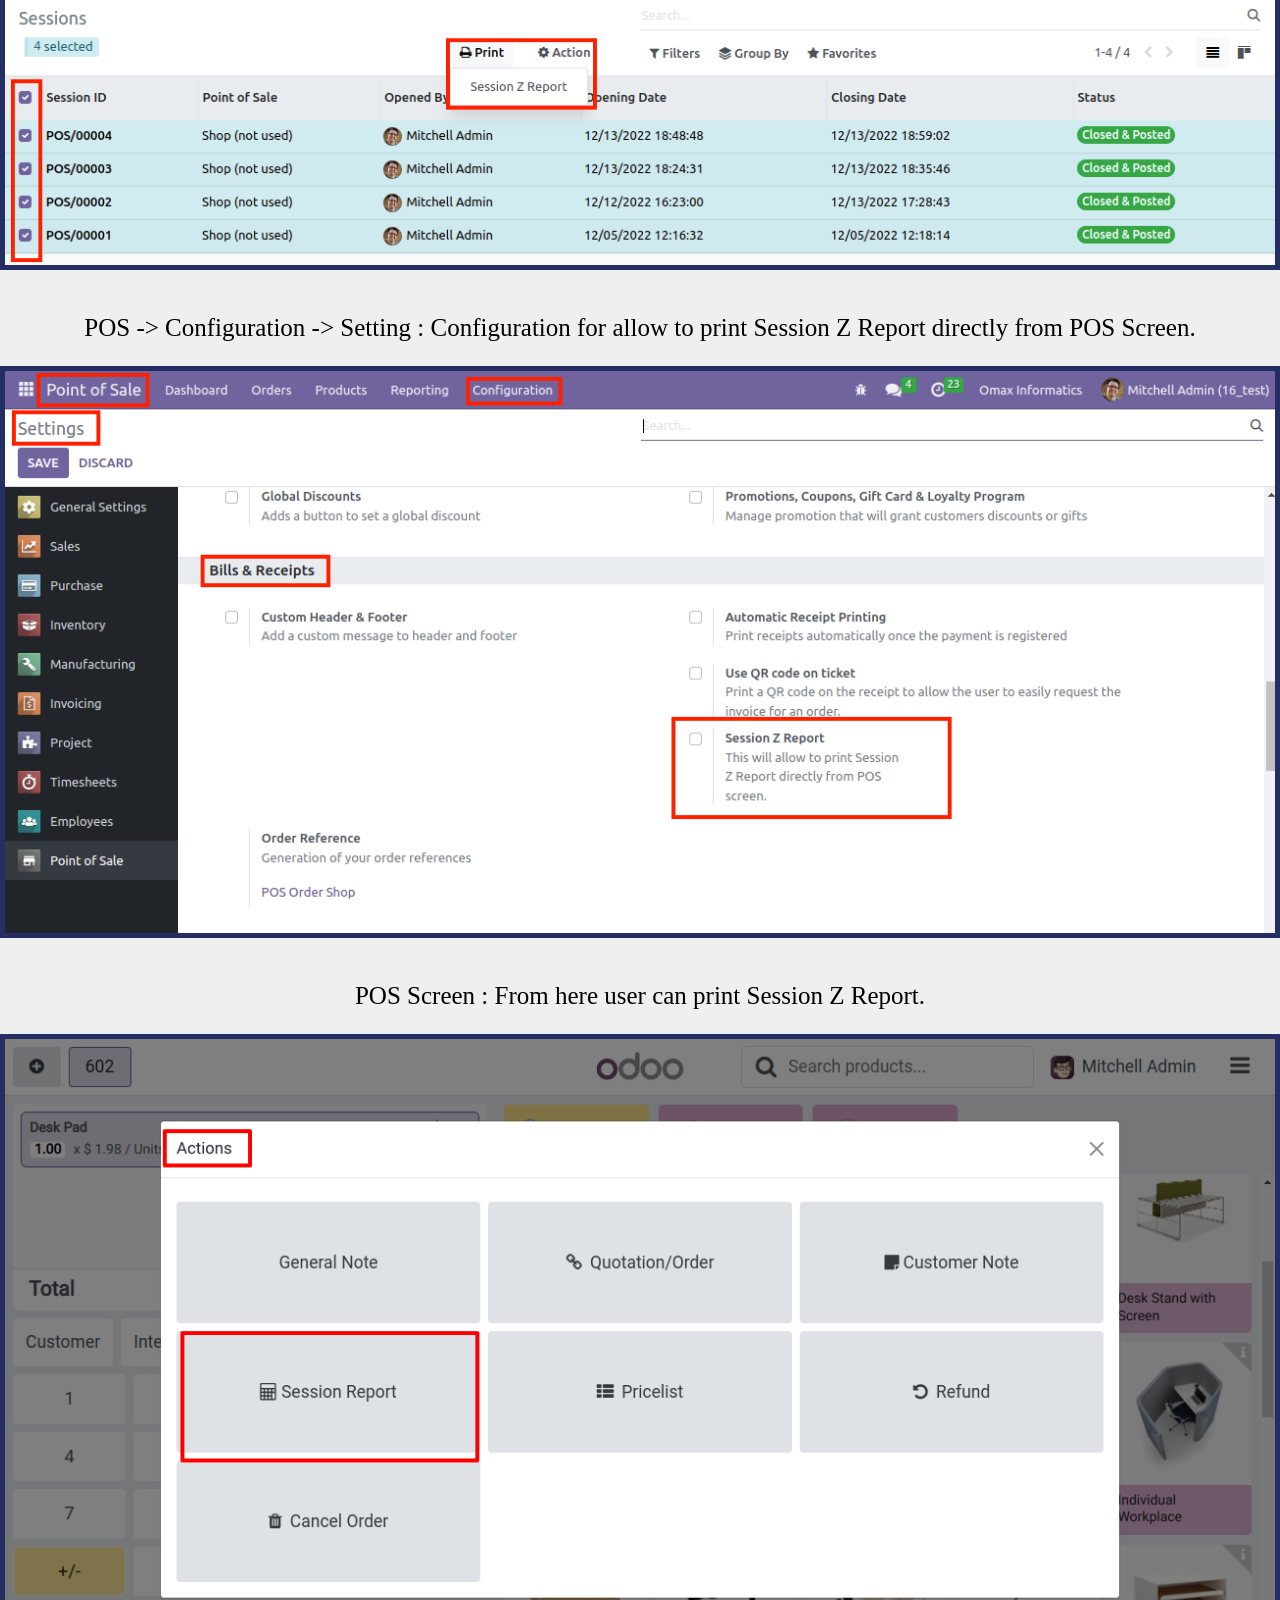
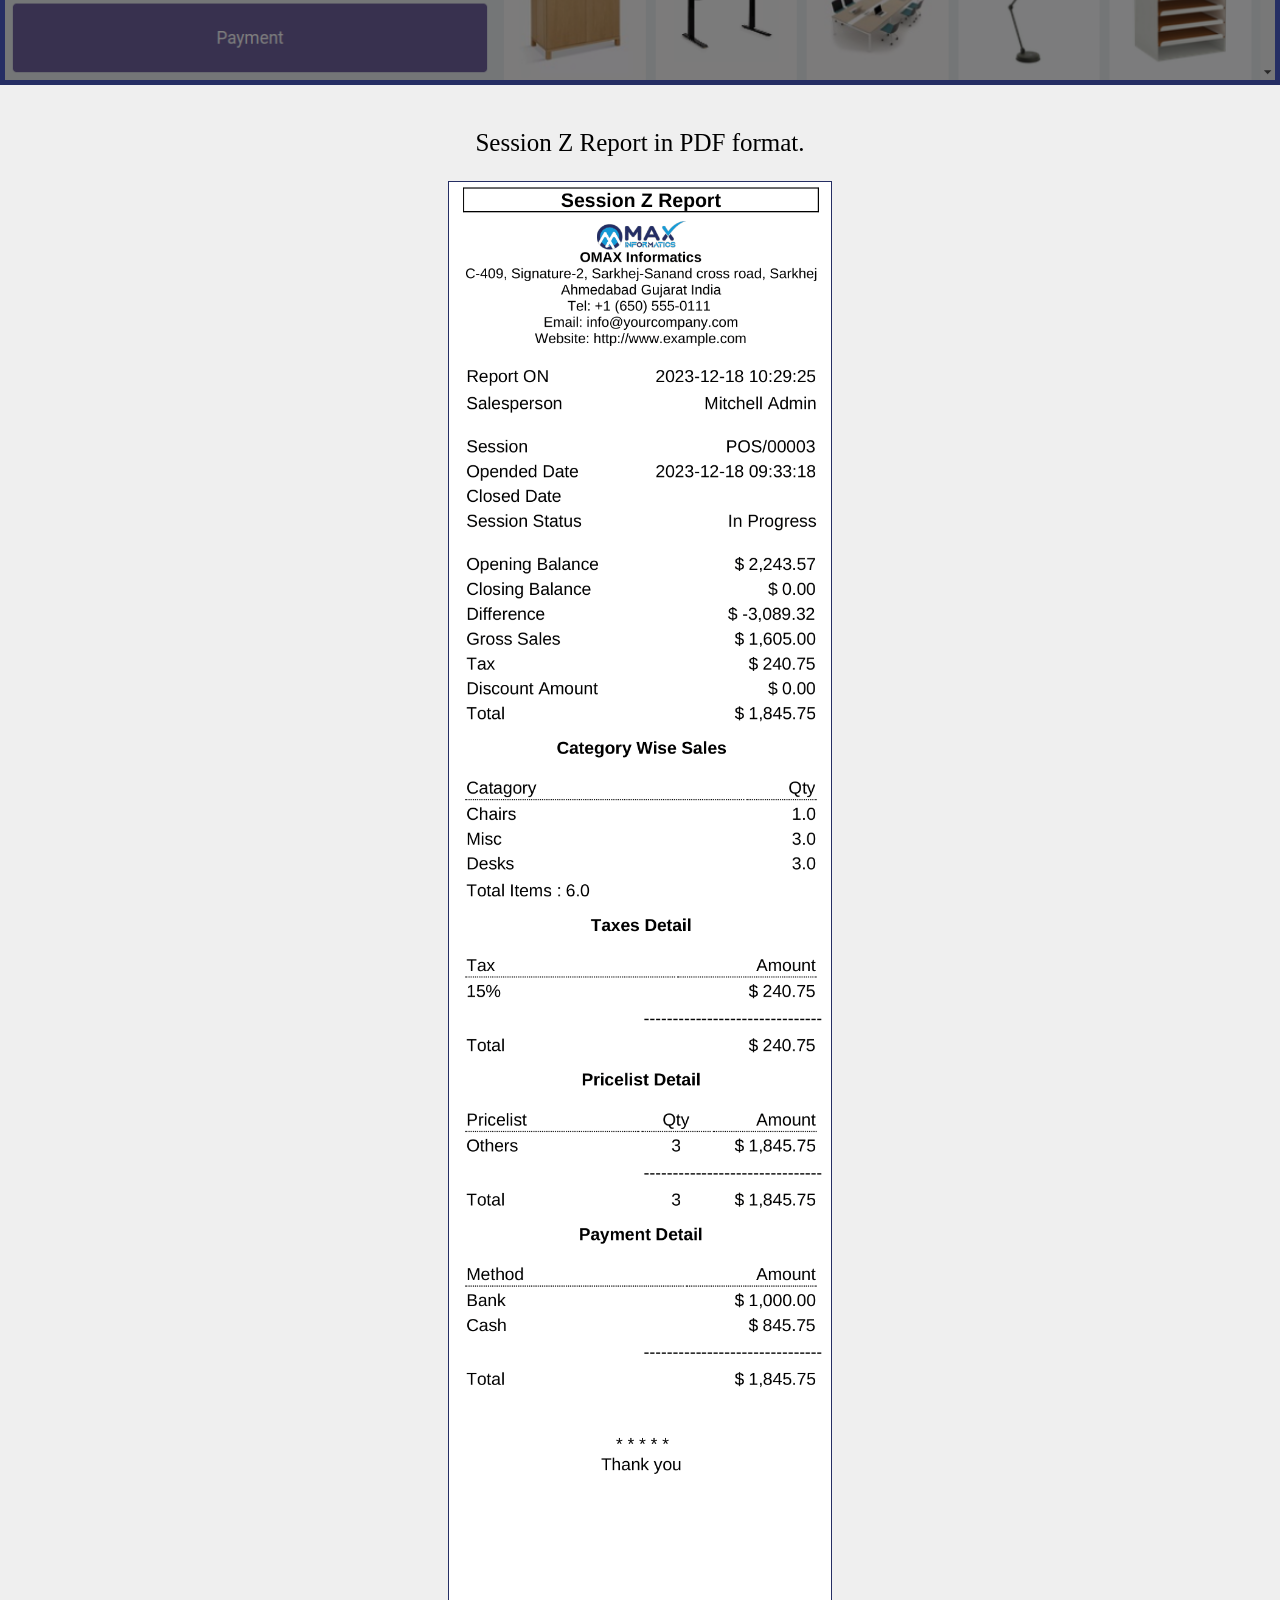
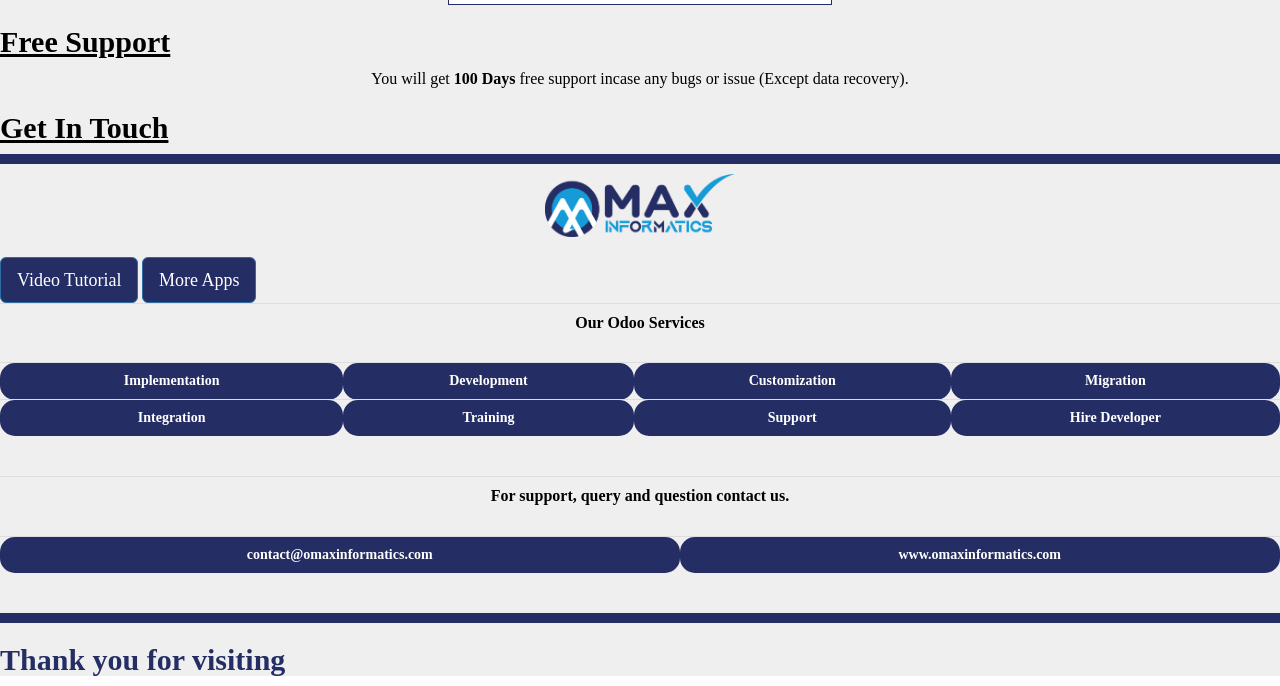
<file: pos_session_z_report_omax/static/description/index.html>
<!DOCTYPE html>
<html lang="en">
<head>
  <title>POS Session Z Report</title>
  <meta charset="utf-8">
  <meta name="viewport" content="width=device-width, initial-scale=1">
  <link rel="stylesheet" href="https://maxcdn.bootstrapcdn.com/bootstrap/3.3.7/css/bootstrap.min.css">
  <script src="https://ajax.googleapis.com/ajax/libs/jquery/3.3.1/jquery.min.js"></script>
  <script src="https://maxcdn.bootstrapcdn.com/bootstrap/3.3.7/js/bootstrap.min.js"></script>
</head>
<body>

	<div class="oe_styling_v8">
		<br/>
		<div style="background:#efefef; font-family:LatoOpen Sans !important; color:black;">
			<section class="oe_container oe_dark">
				<div style="border-top:#252E64 solid 10px;"></div>
				<div class="oe_spaced">
				    <center>
				        <span class="btn btn-sm mb-2 mb-lg-0" style="font-size:14px; font-weight:500; background-color:#159bd7; color:#fff"> Supported for</span>
                        <span class="btn btn-sm mb-2 mb-lg-0" style="font-size:14px; font-weight:500; background-color:#252E64; color:#fff"><i class="fa fa-check"></i> Community</span>
                        <span class="btn btn-sm mb-2 mb-lg-0" style="font-size:14px; font-weight:500; background-color:#252E64; color:#fff"><i class="fa fa-check"></i> Enterprise</span>
                        <span class="btn btn-sm mb-2 mb-lg-0" style="font-size:14px; font-weight:500; background-color:#252E64; color:#fff"><i class="fa fa-check"></i> Odoo.sh</span>
                    </center>
                    <br/>
					<h1 style="padding-top: 0%;text-transform: uppercase;font-weight: 1000;color: #3d3d3d !important;margin-bottom:18px;">
				       <center>POS Session Z Report</center>
				    </h1>
				    <center><div style="width: 30%; border-top:#252E64 solid 10px;"></div></center>
				    <div class="oe_slogan" style="margin:5px 0 !important;">
                        <a href="https://www.omaxinformatics.com" target="new">
                            <img src="omax.png" style="width: 190px; margin-bottom: 0px;" class="center-block">
                        </a>
                    </div>
				</div>
				<div style="border-top:#252E64 solid 10px;"></div>
			</section>
			
			<section class="oe_container">
			    <div class="oe_spaced">
			        <h2 class="oe_slogan" style="font-size:30px;"><b><u>Overview</u></b></h2>
			        <p style="font-size: 25px;text-align:center;">
			           	This Odoo app help to print pos session z report with opening and closing balance, gross sales, taxes, discount, net sales, category wise sales bifurcation, tax bifurcation, pricelist bifurcation, payment method bifurcation, Cash In & Cash Out details, Put Money In & Take Money Out Details.
			        </p>
			    </div>
		    </section>
		    
		    <section class="oe_container ">
			    <div class="oe_spaced">
				    <h2 class="oe_slogan" style="font-size:30px;"><b><u>Feature</u></b></h2>
				    <div style="font-size: 25px;">
					    <ul class="list-unstyled mr32 ml32">
                            <li><i class="fa fa-check" style="color: #252E64;"></i> Session report with opening and closing balance, gross sales, taxes, discount, net sales</li>
                            <li><i class="fa fa-check" style="color: #252E64;"></i> Session report with bifurcation of category wise sales</li>
                            <li><i class="fa fa-check" style="color: #252E64;"></i> Session report with bifurcation of taxes</li>
                            <li><i class="fa fa-check" style="color: #252E64;"></i> Session report with bifurcation of pricelist</li>
                            <li><i class="fa fa-check" style="color: #252E64;"></i> Session report with bifurcation of payment methods</li>
                            <li><i class="fa fa-check" style="color: #252E64;"></i> Session report with Cash In & Cash Out details</li>
                            <li><i class="fa fa-check" style="color: #252E64;"></i> Session report with Put Money In & Take Money Out details</li>
                            <li><i class="fa fa-check" style="color: #252E64;"></i> User can easily print pos session z report from session record as well as from the pos screen directly based on the pos config.</li>
                        </ul>
				    </div>
			    </div>
		    </section>
		    
		    <section class="oe_container">
			    <div class="oe_spaced">
			        <h2 class="oe_slogan" style="font-size:30px;"><b><u>How It Works</u></b></h2><br/><br/>
                    <div class="oe_span text-center" style="padding: 0px !important; width:100%;">
                        <span style="font-size:25px;">
                            Session form view : User can print session report from session form view [Button and print menu]. 
                        </span>
                        <br/><br/>
                    </div>
                    <div class="oe_bg_img">
                        <center>
                            <img style="width:100%;border:5px solid #252E64;" src="z1.png">
                        </center>
                    </div>
                    <br/><br/>
                    <div class="oe_span text-center" style="padding: 0px !important; width:100%;">
                        <span style="font-size:25px;">
                            Session list view : User can print any numbers of session report from list view.
                        </span>
                        <br/><br/>
                    </div>
                    <div class="oe_bg_img">
                        <center>
                            <img style="width:100%;border:5px solid #252E64;" src="z2.png">
                        </center>
                    </div>
                    <br/><br/>
                    <div class="oe_span text-center" style="padding: 0px !important; width:100%;">
                        <span style="font-size:25px;">
                            POS -> Configuration -> Setting : Configuration for allow to print Session Z Report directly from POS Screen.
                        </span>
                        <br/><br/>
                    </div>
                    <div class="oe_bg_img">
                        <center>
                            <img style="width:100%;border:5px solid #252E64;" src="z3.png">
                        </center>
                    </div>
                    
                    <br/><br/>
                    <div class="oe_span text-center" style="padding: 0px !important; width:100%;">
                        <span style="font-size:25px;">
                            POS Screen : From here user can print Session Z Report.
                        </span>
                        <br/><br/>
                    </div>
                    <div class="oe_bg_img">
                        <center>
                            <img style="width:100%;border:5px solid #252E64;" src="z4.png">
                        </center>
                    </div>
                    
                    <br/><br/>
                    <div class="oe_span text-center" style="padding: 0px !important; width:100%;">
                        <span style="font-size:25px;">
                            Session Z Report in PDF format.
                        </span>
                        <br/><br/>
                    </div>
                    <div class="oe_bg_img">
                        <center>
                            <img style="width:30%;border:1px solid #252E64;" src="z5.png">
                        </center>
                    </div>
                    
			    </div>
		    </section>
		    
		    <section class="oe_container ">
			    <div class="oe_spaced">
				    <h2 class="oe_slogan" style="font-size:30px;"><b><u>Free Support</u></b></h2>
				    <div style="font-size: 16px;">
					    <ul class="list-unstyled mr32 ml32">
                            <center>You will get <b>100 Days</b> free support incase any bugs or issue (Except data recovery).</center>
                        </ul>
				    </div>
			    </div>
		    </section>
		    
		    <section class="oe_container ">
			    <div class="oe_spaced">
				    <h2 class="oe_slogan" style="font-size:30px;"><b><u>Get In Touch</u></b></h2>
				    <div style="border-top:#252E64 solid 10px;"></div>
				    <div class="oe_slogan" style="margin-top:10px !important;">
                        <a href="https://www.omaxinformatics.com" target="new">
                            <img src="omax.png" style="width: 190px; margin-bottom: 20px;" class="center-block">
                        </a>
                    </div>
                    
                    
                    <div class="oe_slogan" style="margin-top:10px !important;">
                        <a class="btn btn-primary btn-lg mt8" style="color: #FFFFFF !important; background-color: #252E64;"
                           target="new" href="https://youtu.be/pFCdk9lKCWQ">
                            <i class="fa fa-check-square"></i> Video Tutorial
                        </a>
                        <a class="btn btn-primary btn-lg mt8" style="color: #FFFFFF !important; background-color: #252E64;"
                           target="new"
                           href="https://apps.odoo.com/apps/modules/browse?search=OMAX+Informatics">
                            <i class="fa fa-binoculars"></i> More Apps
                        </a>
                    </div>
                    
                    <div class="table-responsive">
                        <table class="table" cellpadding="0" cellspacing="0" border="0" width="100%">
                            <tbody>
		                        <tr>
			                        <td colspan="2" style="font-size:16px; font-weight:bold;" width="100%" align="center">
			                            <span class="fa fa-certificate fa-1x"> Our Odoo Services</span>
			                        </td>
		                        </tr>
					        </tbody>
                        </table>
                        
                        <table class="table" cellpadding="0" cellspacing="0" border="0" width="100%">
					        <tbody>
						        <tr>
							        <td style="background-color: #252E64; color:white; border-radius: 15px; font-weight: bold;"><center><span class="fa fa-globe fa-1x"> Implementation</span></center></td>
							        <td style="background-color: #252E64; color:white; border-radius: 15px; font-weight: bold;"><center><span class="fa fa-globe fa-1x"> Development</span></center></td>
							        <td style="background-color: #252E64; color:white; border-radius: 15px; font-weight: bold;"><center><span class="fa fa-globe fa-1x"> Customization</span></center></td>
							        <td style="background-color: #252E64; color:white; border-radius: 15px; font-weight: bold;"><center><span class="fa fa-globe fa-1x"> Migration</span></center></td>
						        </tr>
						        <tr>
							        <td style="background-color: #252E64; color:white; border-radius: 15px; font-weight: bold;"><center><span class="fa fa-globe fa-1x"> Integration</span></center></td>
							        <td style="background-color: #252E64; color:white; border-radius: 15px; font-weight: bold;"><center><span class="fa fa-globe fa-1x"> Training</span></center></td>
							        <td style="background-color: #252E64; color:white; border-radius: 15px; font-weight: bold;"><center><span class="fa fa-globe fa-1x"> Support</span></center></td>
							        <td style="background-color: #252E64; color:white; border-radius: 15px; font-weight: bold;"><center><span class="fa fa-globe fa-1x"> Hire Developer</span></center></td>
						        </tr>
					        </tbody>
				        </table>
                        <br/>
                        <table class="table" cellpadding="0" cellspacing="0" border="0" width="100%">
                            <tbody>
		                        <tr>
			                        <td colspan="2" style="font-size:16px; font-weight:bold;" width="100%" align="center">
			                            <span class="fa fa-certificate fa-1x"> For support, query and question contact us.</span>
			                        </td>
		                        </tr>
					        </tbody>
                        </table>
                        <table class="table" cellpadding="0" cellspacing="0" border="0" width="100%">
					        <tbody>
						        <tr>
							        <td style="background-color: #252E64; color:white; border-radius: 15px; font-weight: bold;"><center><span class="fa fa-envelope fa-1x"> contact@omaxinformatics.com</span></center></td>
							        <td style="background-color: #252E64; color:white; border-radius: 15px; font-weight: bold;"><center><span class="fa fa-globe fa-1x"> www.omaxinformatics.com</span></center></td>
						        </tr>
					        </tbody>
				        </table>
                    </div>
                    <br/>
                    <div style="border-top:#252E64 solid 10px;"></div>
                    
			    </div>
		    </section>
		    
		    <section class="oe_container ">
			    <div class="oe_spaced">
				    <h2 class="oe_slogan" style="font-size:30px; color:#252E64"><b>Thank you for visiting</b></h2>
			    </div>
		    </section>
		    
		</div>
	</div>
</body>
</html>
</file>
